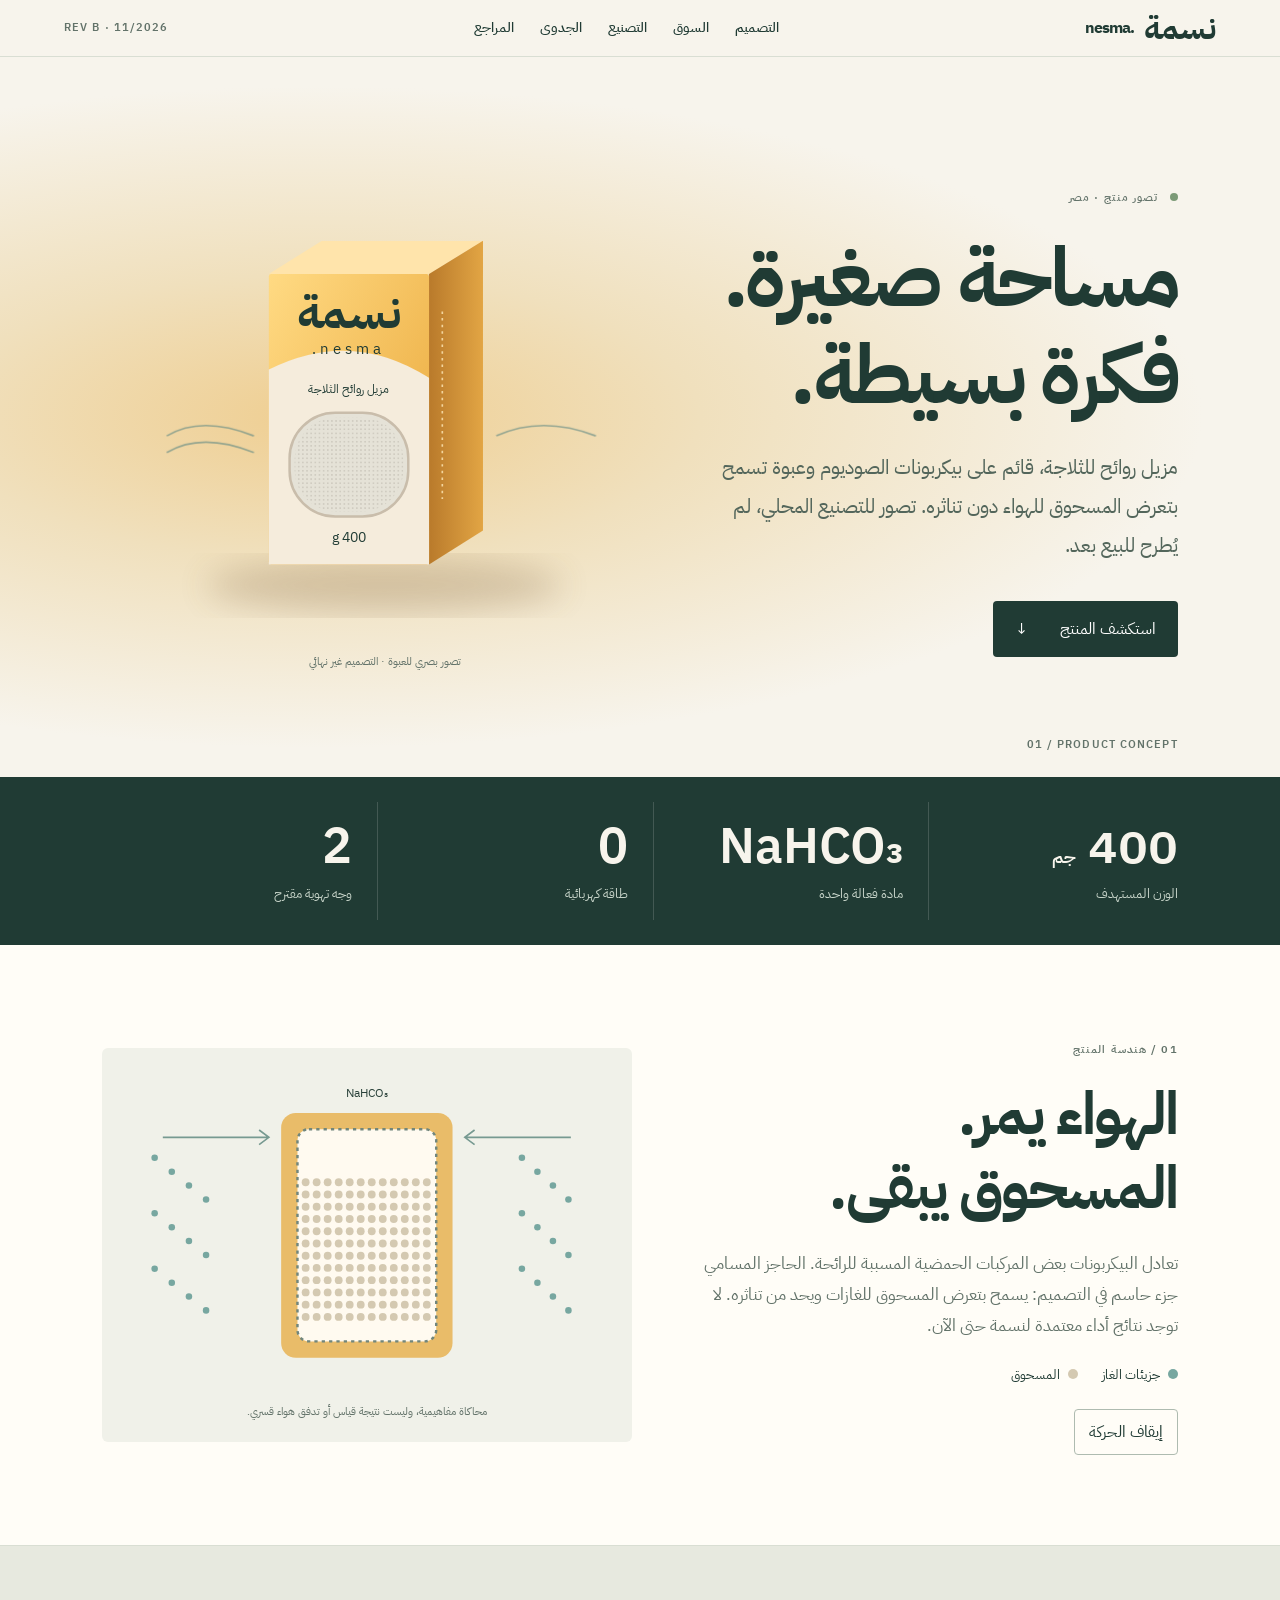
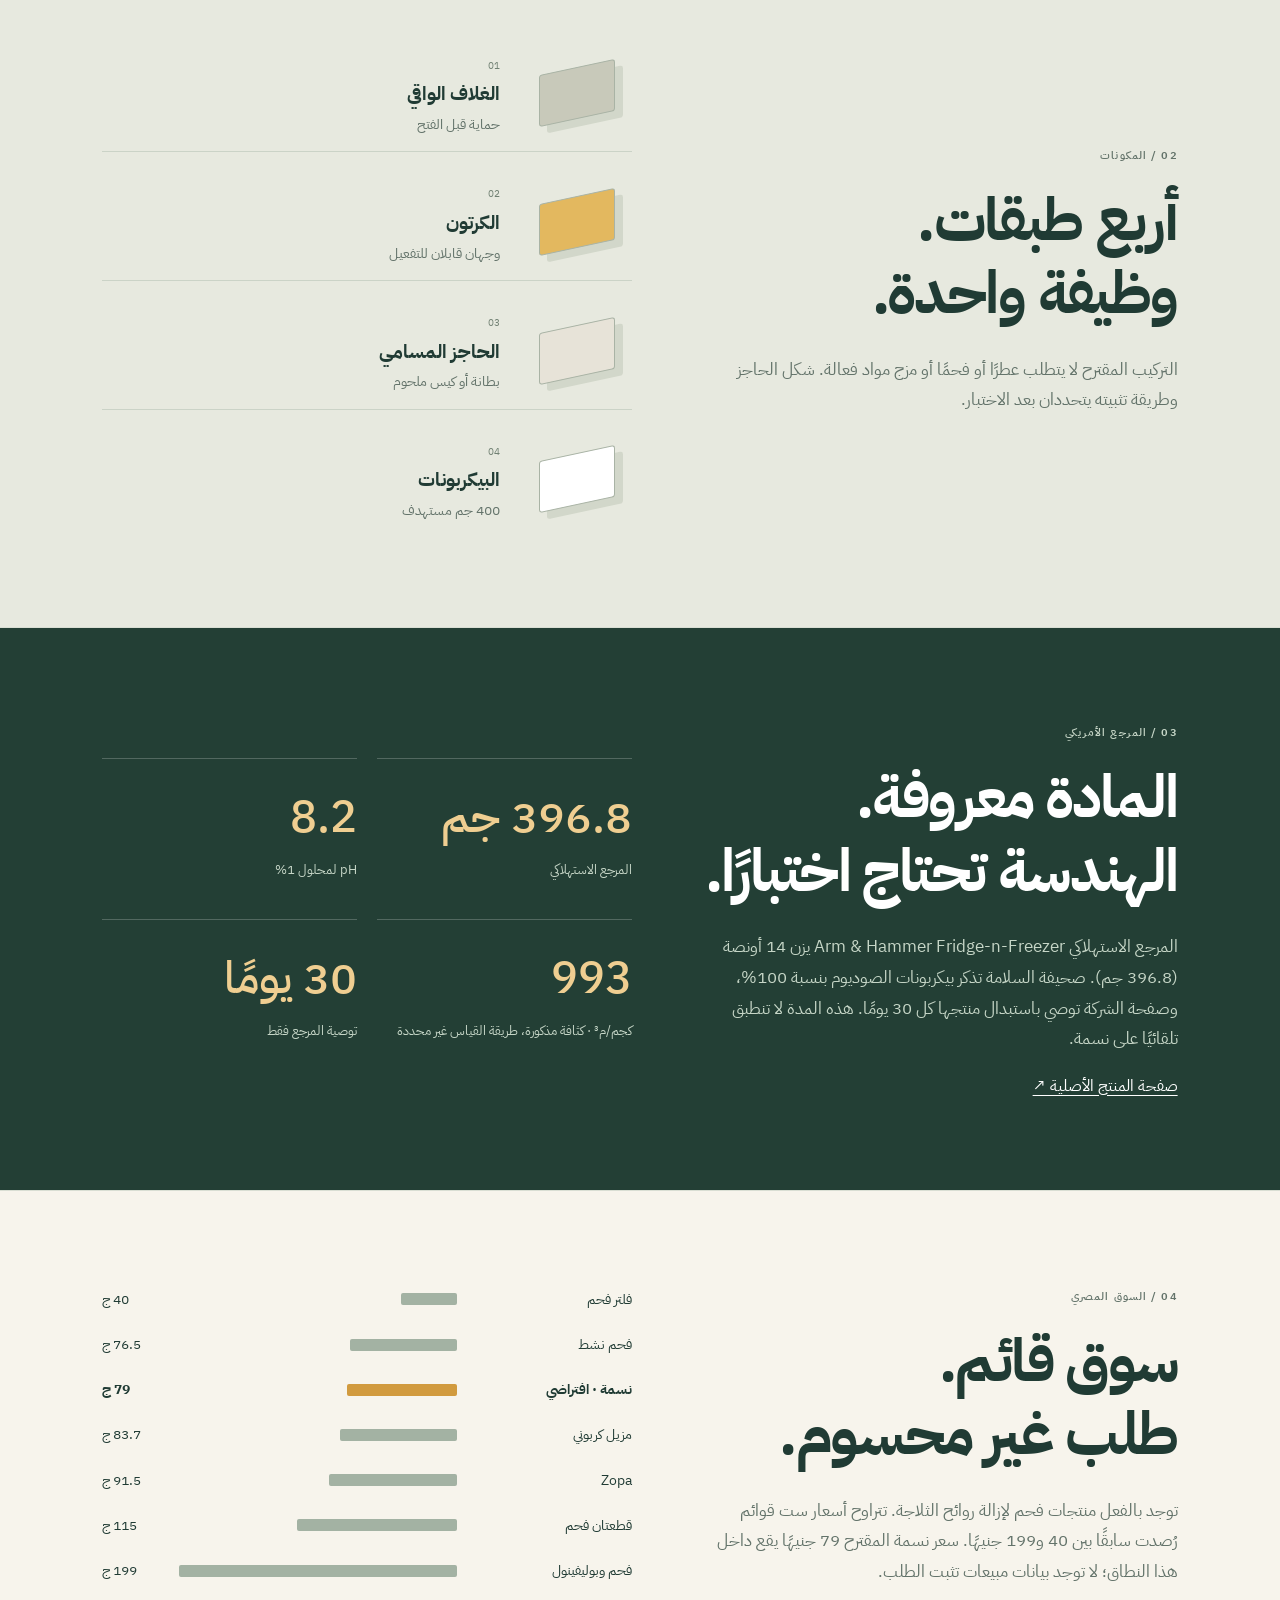
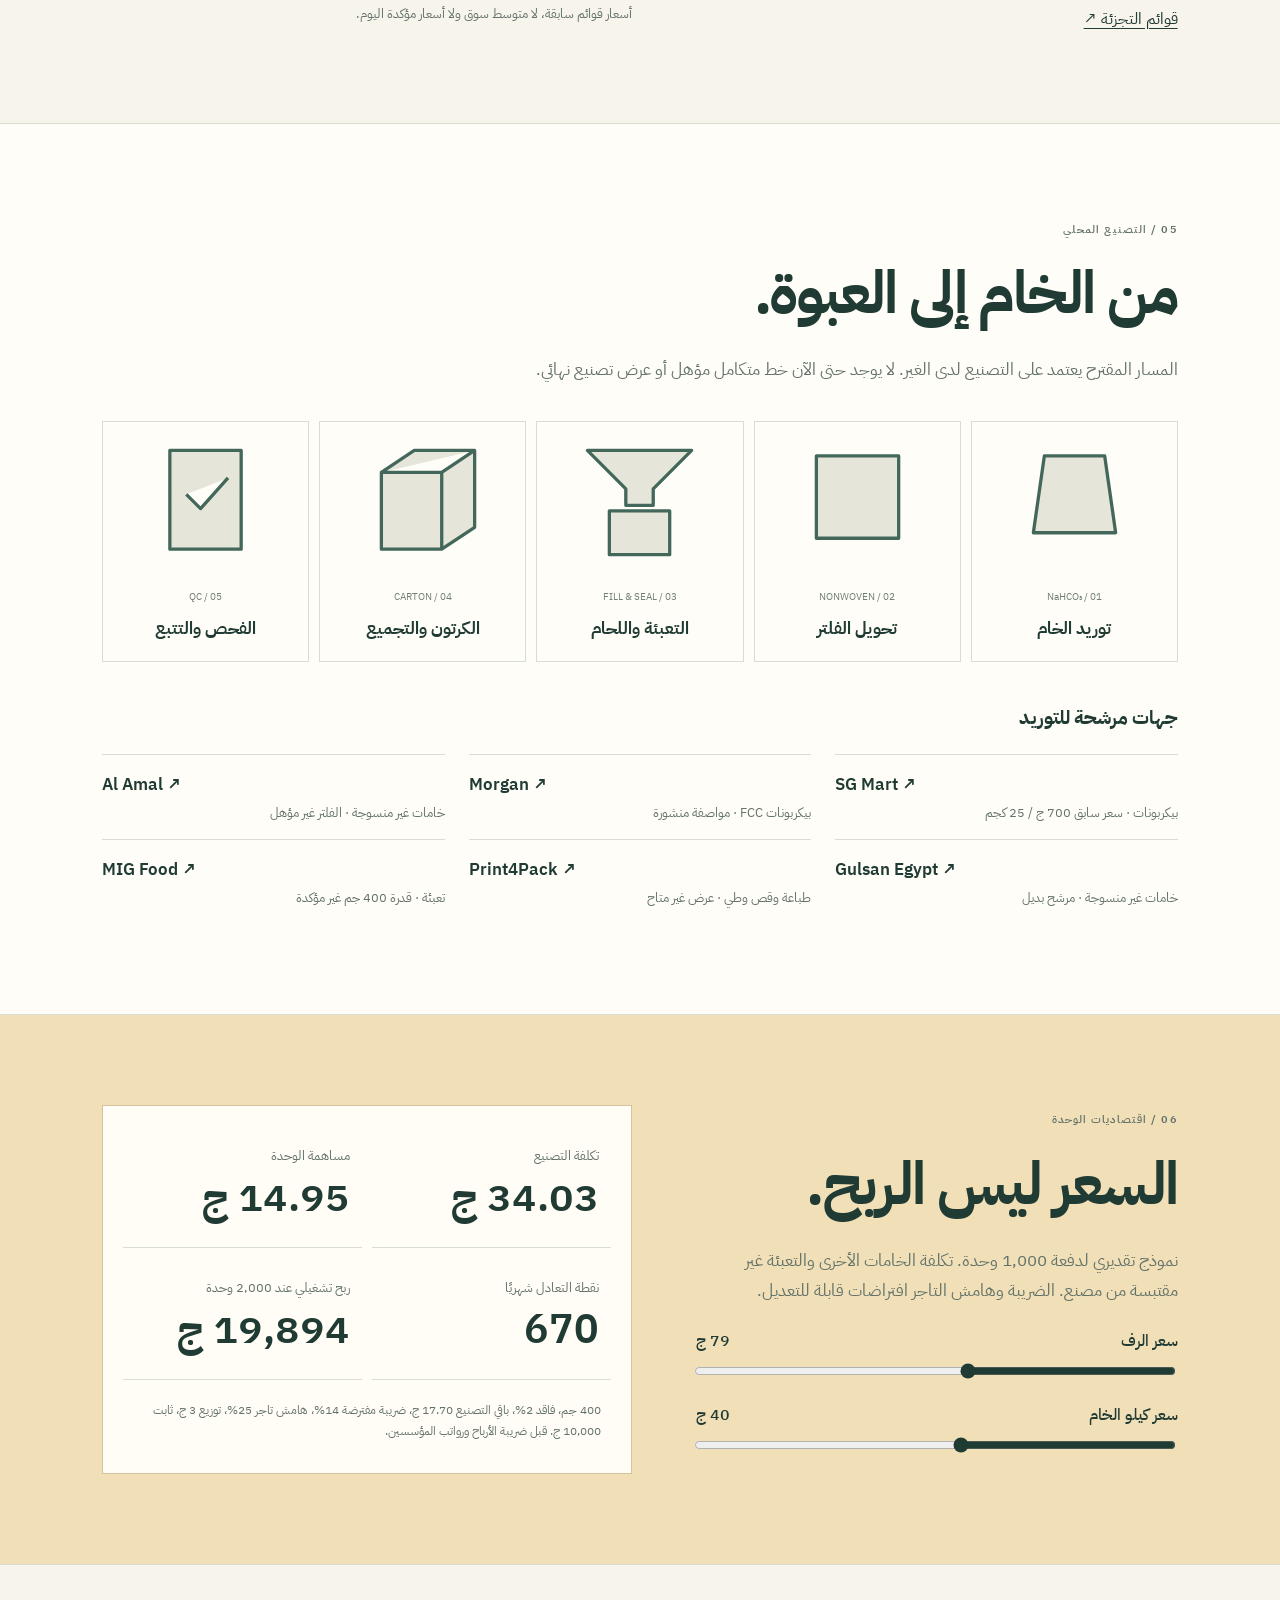
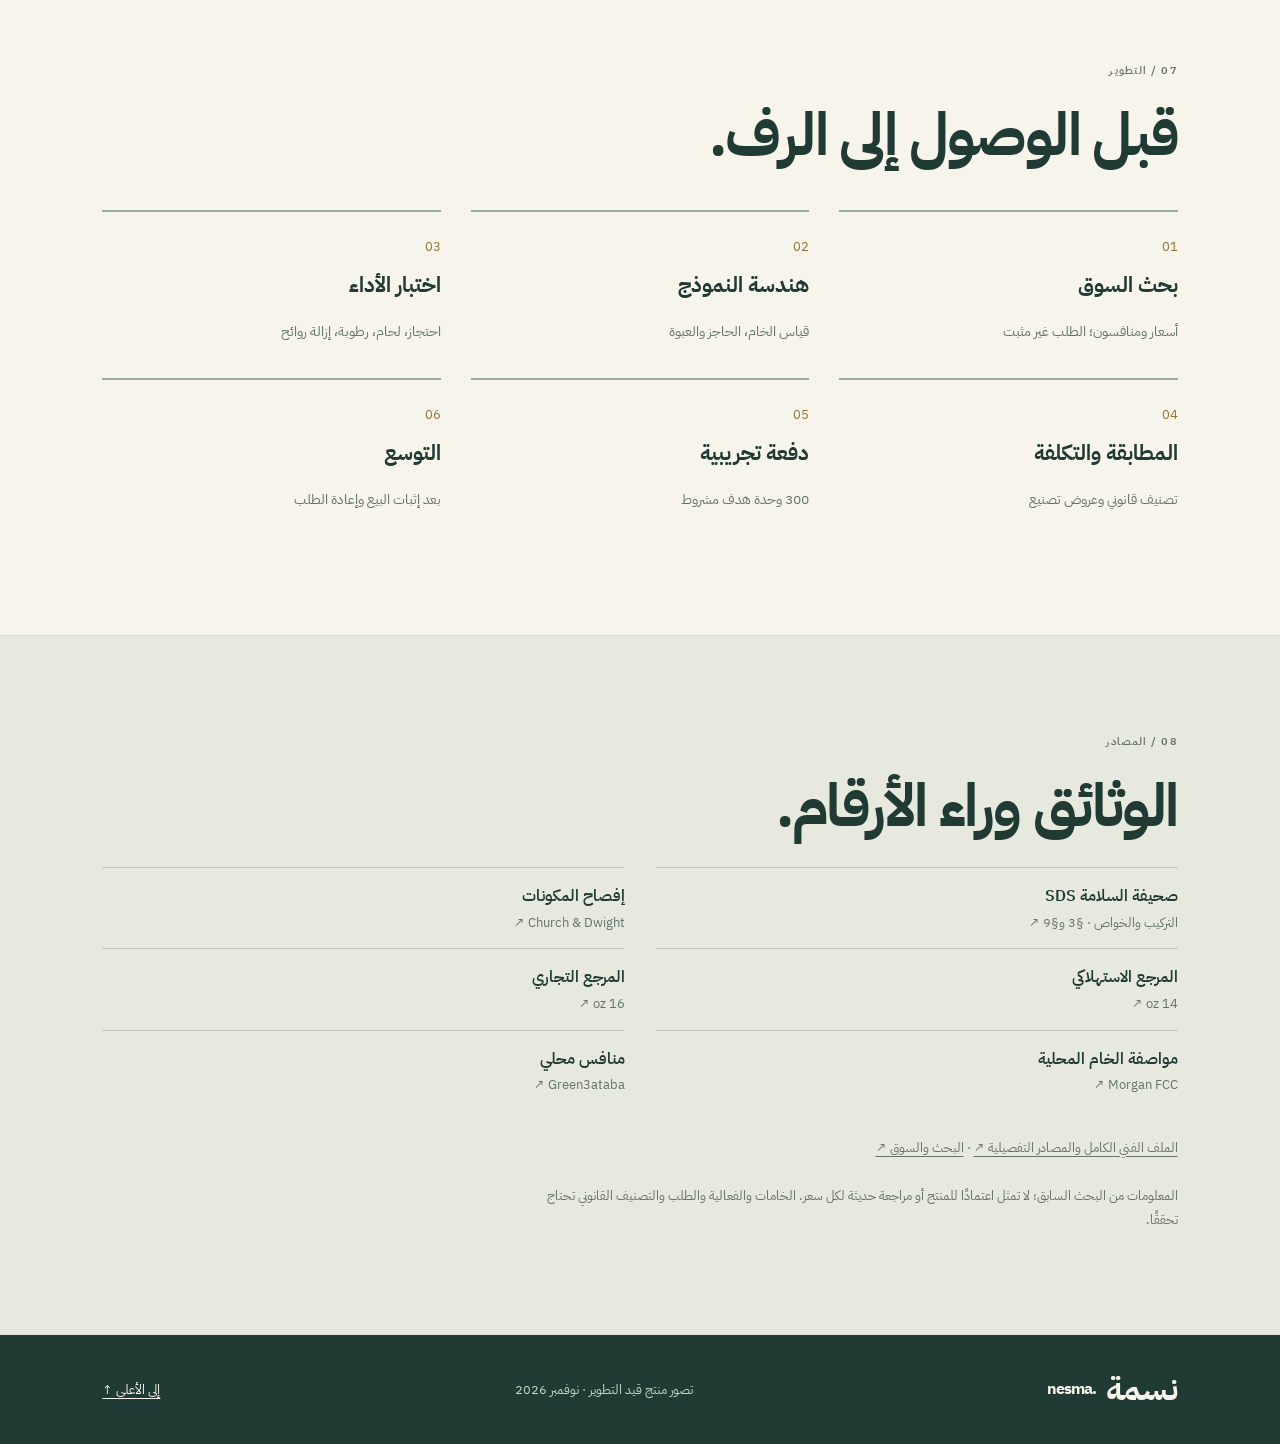
<file: index.html>
<!doctype html><html lang="ar" dir="rtl"><head><meta charset="utf-8"><meta name="viewport" content="width=device-width,initial-scale=1"><meta name="theme-color" content="#eee9df"><title>نسمة — مزيل روائح الثلاجة</title><link rel="preconnect" href="https://fonts.googleapis.com"><link rel="stylesheet" href="https://fonts.googleapis.com/css2?family=IBM+Plex+Sans+Arabic:wght@400;500;600;700&display=swap"><link rel="stylesheet" href="./product-page.css?v=7"></head><body><header class="top"><a class="wordmark" href="#top">نسمة<span>nesma.</span></a><nav><a href="#design">التصميم</a><a href="#market">السوق</a><a href="#production">التصنيع</a><a href="#economics">الجدوى</a><a href="#sources">المراجع</a></nav><span class="edition">REV B · 11/2026</span></header><main id="top">
<section class="hero"><div class="hero-copy"><p class="kicker"><i></i> تصور منتج · مصر</p><h1>مساحة صغيرة.<br>فكرة بسيطة.</h1><p>مزيل روائح للثلاجة، قائم على بيكربونات الصوديوم وعبوة تسمح بتعرض المسحوق للهواء دون تناثره. تصور للتصنيع المحلي، لم يُطرح للبيع بعد.</p><a class="cta" href="#design">استكشف المنتج <span>↓</span></a></div><figure class="hero-figure"><svg viewBox="0 0 680 590" role="img" aria-label="تصور ثلاثي الأبعاد لعبوة نسمة"><defs><linearGradient id="front" x2="1" y2="1"><stop stop-color="#ffda83"/><stop offset="1" stop-color="#e9a638"/></linearGradient><linearGradient id="side"><stop stop-color="#b97a2b"/><stop offset="1" stop-color="#e2a544"/></linearGradient><pattern id="mesh" width="5" height="5" patternUnits="userSpaceOnUse"><circle cx="2" cy="2" r=".7" fill="#aaa59b"/></pattern><filter id="shadow"><feGaussianBlur stdDeviation="20"/></filter></defs><ellipse cx="340" cy="510" rx="215" ry="32" fill="#6f502c" opacity=".23" filter="url(#shadow)"/><g class="pack"><path d="M201 135L265 95H459L394 135Z" fill="#ffe4ab"/><path d="M394 135L459 95V444L394 485Z" fill="url(#side)"/><rect x="201" y="135" width="193" height="350" rx="3" fill="url(#front)"/><path d="M201 250Q300 200 394 260V485H201Z" fill="#f5ecdc"/><text x="297" y="200" font-size="55" font-weight="700" text-anchor="middle" fill="#203b34">نسمة</text><text x="297" y="231" font-size="18" letter-spacing="5" text-anchor="middle" fill="#203b34">nesma.</text><text x="297" y="278" font-size="14" text-anchor="middle" fill="#203b34">مزيل روائح الثلاجة</text><rect x="226" y="302" width="143" height="125" rx="55" fill="#e5e2d7" stroke="#c9bdab" stroke-width="3"/><rect x="232" y="308" width="131" height="113" rx="50" fill="url(#mesh)"/><text x="297" y="458" font-size="17" text-anchor="middle" fill="#203b34">400 g</text><path d="M410 180V406" stroke="#f3d59d" stroke-width="2" stroke-dasharray="3 5"/></g><g opacity=".65" fill="none" stroke="#668d86" stroke-width="2"><path d="M78 330Q120 305 183 330"/><path d="M78 350Q120 325 183 350"/><path d="M475 330Q530 305 595 330"/></g></svg><figcaption>تصور بصري للعبوة · التصميم غير نهائي</figcaption></figure><div class="hero-index">01 / PRODUCT CONCEPT</div></section>
<div class="spec-strip"><div><strong>400 <small>جم</small></strong><span>الوزن المستهدف</span></div><div><strong>NaHCO₃</strong><span>مادة فعالة واحدة</span></div><div><strong>0</strong><span>طاقة كهربائية</span></div><div><strong>2</strong><span>وجه تهوية مقترح</span></div></div>
<section class="section design" id="design"><div class="section-copy"><span class="kicker">01 / هندسة المنتج</span><h2>الهواء يمر.<br>المسحوق يبقى.</h2><p>تعادل البيكربونات بعض المركبات الحمضية المسببة للرائحة. الحاجز المسامي جزء حاسم في التصميم: يسمح بتعرض المسحوق للغازات ويحد من تناثره. لا توجد نتائج أداء معتمدة لنسمة حتى الآن.</p><div class="legend"><span><i></i> جزيئات الغاز</span><span><i></i> المسحوق</span></div><button id="motion" type="button">إيقاف الحركة</button></div><figure class="diagram"><svg viewBox="0 0 600 410" role="img" aria-label="رسم مقطعي متحرك لمبدأ التعرض للغازات"><rect x="195" y="55" width="210" height="300" rx="18" fill="#e9bc69"/><rect x="215" y="75" width="170" height="260" rx="14" fill="#fffaf0" stroke="#71867c" stroke-width="3" stroke-dasharray="4 5"/><g fill="#d4c9b1"><circle cx="225" cy="140" r="4.8"/><circle cx="238.5" cy="140" r="4.8"/><circle cx="252" cy="140" r="4.8"/><circle cx="265.5" cy="140" r="4.8"/><circle cx="279" cy="140" r="4.8"/><circle cx="292.5" cy="140" r="4.8"/><circle cx="306" cy="140" r="4.8"/><circle cx="319.5" cy="140" r="4.8"/><circle cx="333" cy="140" r="4.8"/><circle cx="346.5" cy="140" r="4.8"/><circle cx="360" cy="140" r="4.8"/><circle cx="373.5" cy="140" r="4.8"/><circle cx="225" cy="155" r="4.8"/><circle cx="238.5" cy="155" r="4.8"/><circle cx="252" cy="155" r="4.8"/><circle cx="265.5" cy="155" r="4.8"/><circle cx="279" cy="155" r="4.8"/><circle cx="292.5" cy="155" r="4.8"/><circle cx="306" cy="155" r="4.8"/><circle cx="319.5" cy="155" r="4.8"/><circle cx="333" cy="155" r="4.8"/><circle cx="346.5" cy="155" r="4.8"/><circle cx="360" cy="155" r="4.8"/><circle cx="373.5" cy="155" r="4.8"/><circle cx="225" cy="170" r="4.8"/><circle cx="238.5" cy="170" r="4.8"/><circle cx="252" cy="170" r="4.8"/><circle cx="265.5" cy="170" r="4.8"/><circle cx="279" cy="170" r="4.8"/><circle cx="292.5" cy="170" r="4.8"/><circle cx="306" cy="170" r="4.8"/><circle cx="319.5" cy="170" r="4.8"/><circle cx="333" cy="170" r="4.8"/><circle cx="346.5" cy="170" r="4.8"/><circle cx="360" cy="170" r="4.8"/><circle cx="373.5" cy="170" r="4.8"/><circle cx="225" cy="185" r="4.8"/><circle cx="238.5" cy="185" r="4.8"/><circle cx="252" cy="185" r="4.8"/><circle cx="265.5" cy="185" r="4.8"/><circle cx="279" cy="185" r="4.8"/><circle cx="292.5" cy="185" r="4.8"/><circle cx="306" cy="185" r="4.8"/><circle cx="319.5" cy="185" r="4.8"/><circle cx="333" cy="185" r="4.8"/><circle cx="346.5" cy="185" r="4.8"/><circle cx="360" cy="185" r="4.8"/><circle cx="373.5" cy="185" r="4.8"/><circle cx="225" cy="200" r="4.8"/><circle cx="238.5" cy="200" r="4.8"/><circle cx="252" cy="200" r="4.8"/><circle cx="265.5" cy="200" r="4.8"/><circle cx="279" cy="200" r="4.8"/><circle cx="292.5" cy="200" r="4.8"/><circle cx="306" cy="200" r="4.8"/><circle cx="319.5" cy="200" r="4.8"/><circle cx="333" cy="200" r="4.8"/><circle cx="346.5" cy="200" r="4.8"/><circle cx="360" cy="200" r="4.8"/><circle cx="373.5" cy="200" r="4.8"/><circle cx="225" cy="215" r="4.8"/><circle cx="238.5" cy="215" r="4.8"/><circle cx="252" cy="215" r="4.8"/><circle cx="265.5" cy="215" r="4.8"/><circle cx="279" cy="215" r="4.8"/><circle cx="292.5" cy="215" r="4.8"/><circle cx="306" cy="215" r="4.8"/><circle cx="319.5" cy="215" r="4.8"/><circle cx="333" cy="215" r="4.8"/><circle cx="346.5" cy="215" r="4.8"/><circle cx="360" cy="215" r="4.8"/><circle cx="373.5" cy="215" r="4.8"/><circle cx="225" cy="230" r="4.8"/><circle cx="238.5" cy="230" r="4.8"/><circle cx="252" cy="230" r="4.8"/><circle cx="265.5" cy="230" r="4.8"/><circle cx="279" cy="230" r="4.8"/><circle cx="292.5" cy="230" r="4.8"/><circle cx="306" cy="230" r="4.8"/><circle cx="319.5" cy="230" r="4.8"/><circle cx="333" cy="230" r="4.8"/><circle cx="346.5" cy="230" r="4.8"/><circle cx="360" cy="230" r="4.8"/><circle cx="373.5" cy="230" r="4.8"/><circle cx="225" cy="245" r="4.8"/><circle cx="238.5" cy="245" r="4.8"/><circle cx="252" cy="245" r="4.8"/><circle cx="265.5" cy="245" r="4.8"/><circle cx="279" cy="245" r="4.8"/><circle cx="292.5" cy="245" r="4.8"/><circle cx="306" cy="245" r="4.8"/><circle cx="319.5" cy="245" r="4.8"/><circle cx="333" cy="245" r="4.8"/><circle cx="346.5" cy="245" r="4.8"/><circle cx="360" cy="245" r="4.8"/><circle cx="373.5" cy="245" r="4.8"/><circle cx="225" cy="260" r="4.8"/><circle cx="238.5" cy="260" r="4.8"/><circle cx="252" cy="260" r="4.8"/><circle cx="265.5" cy="260" r="4.8"/><circle cx="279" cy="260" r="4.8"/><circle cx="292.5" cy="260" r="4.8"/><circle cx="306" cy="260" r="4.8"/><circle cx="319.5" cy="260" r="4.8"/><circle cx="333" cy="260" r="4.8"/><circle cx="346.5" cy="260" r="4.8"/><circle cx="360" cy="260" r="4.8"/><circle cx="373.5" cy="260" r="4.8"/><circle cx="225" cy="275" r="4.8"/><circle cx="238.5" cy="275" r="4.8"/><circle cx="252" cy="275" r="4.8"/><circle cx="265.5" cy="275" r="4.8"/><circle cx="279" cy="275" r="4.8"/><circle cx="292.5" cy="275" r="4.8"/><circle cx="306" cy="275" r="4.8"/><circle cx="319.5" cy="275" r="4.8"/><circle cx="333" cy="275" r="4.8"/><circle cx="346.5" cy="275" r="4.8"/><circle cx="360" cy="275" r="4.8"/><circle cx="373.5" cy="275" r="4.8"/><circle cx="225" cy="290" r="4.8"/><circle cx="238.5" cy="290" r="4.8"/><circle cx="252" cy="290" r="4.8"/><circle cx="265.5" cy="290" r="4.8"/><circle cx="279" cy="290" r="4.8"/><circle cx="292.5" cy="290" r="4.8"/><circle cx="306" cy="290" r="4.8"/><circle cx="319.5" cy="290" r="4.8"/><circle cx="333" cy="290" r="4.8"/><circle cx="346.5" cy="290" r="4.8"/><circle cx="360" cy="290" r="4.8"/><circle cx="373.5" cy="290" r="4.8"/><circle cx="225" cy="305" r="4.8"/><circle cx="238.5" cy="305" r="4.8"/><circle cx="252" cy="305" r="4.8"/><circle cx="265.5" cy="305" r="4.8"/><circle cx="279" cy="305" r="4.8"/><circle cx="292.5" cy="305" r="4.8"/><circle cx="306" cy="305" r="4.8"/><circle cx="319.5" cy="305" r="4.8"/><circle cx="333" cy="305" r="4.8"/><circle cx="346.5" cy="305" r="4.8"/><circle cx="360" cy="305" r="4.8"/><circle cx="373.5" cy="305" r="4.8"/></g><g fill="#77a7a0"><circle class="gas a" style="animation-delay:0s" cx="40" cy="110" r="4"/><circle class="gas b" style="animation-delay:0s" cx="490" cy="110" r="4"/><circle class="gas a" style="animation-delay:0.21s" cx="61" cy="127" r="4"/><circle class="gas b" style="animation-delay:0.27s" cx="509" cy="127" r="4"/><circle class="gas a" style="animation-delay:0.42s" cx="82" cy="144" r="4"/><circle class="gas b" style="animation-delay:0.54s" cx="528" cy="144" r="4"/><circle class="gas a" style="animation-delay:0.63s" cx="103" cy="161" r="4"/><circle class="gas b" style="animation-delay:0.81s" cx="547" cy="161" r="4"/><circle class="gas a" style="animation-delay:0.84s" cx="40" cy="178" r="4"/><circle class="gas b" style="animation-delay:1.08s" cx="490" cy="178" r="4"/><circle class="gas a" style="animation-delay:1.05s" cx="61" cy="195" r="4"/><circle class="gas b" style="animation-delay:1.35s" cx="509" cy="195" r="4"/><circle class="gas a" style="animation-delay:1.26s" cx="82" cy="212" r="4"/><circle class="gas b" style="animation-delay:1.62s" cx="528" cy="212" r="4"/><circle class="gas a" style="animation-delay:1.47s" cx="103" cy="229" r="4"/><circle class="gas b" style="animation-delay:1.8900000000000001s" cx="547" cy="229" r="4"/><circle class="gas a" style="animation-delay:1.68s" cx="40" cy="246" r="4"/><circle class="gas b" style="animation-delay:2.16s" cx="490" cy="246" r="4"/><circle class="gas a" style="animation-delay:1.89s" cx="61" cy="263" r="4"/><circle class="gas b" style="animation-delay:2.43s" cx="509" cy="263" r="4"/><circle class="gas a" style="animation-delay:2.1s" cx="82" cy="280" r="4"/><circle class="gas b" style="animation-delay:2.7s" cx="528" cy="280" r="4"/><circle class="gas a" style="animation-delay:2.31s" cx="103" cy="297" r="4"/><circle class="gas b" style="animation-delay:2.97s" cx="547" cy="297" r="4"/></g><path d="M50 85H180m-12 -9 12 9 -12 9M550 85H420m12 -9 -12 9 12 9" fill="none" stroke="#779a91" stroke-width="2"/><text x="300" y="36" text-anchor="middle" fill="#284039" font-size="15">NaHCO₃</text></svg><figcaption>محاكاة مفاهيمية، وليست نتيجة قياس أو تدفق هواء قسري.</figcaption></figure></section>
<section class="section anatomy"><div class="section-copy"><span class="kicker">02 / المكونات</span><h2>أربع طبقات.<br>وظيفة واحدة.</h2><p>التركيب المقترح لا يتطلب عطرًا أو فحمًا أو مزج مواد فعالة. شكل الحاجز وطريقة تثبيته يتحددان بعد الاختبار.</p></div><div class="layers"><article><div class="layer-art" style="--material:#c8c9ba"><i></i></div><div><small>01</small><h3>الغلاف الواقي</h3><p>حماية قبل الفتح</p></div></article><article><div class="layer-art" style="--material:#e3b85f"><i></i></div><div><small>02</small><h3>الكرتون</h3><p>وجهان قابلان للتفعيل</p></div></article><article><div class="layer-art" style="--material:#e7e3d8"><i></i></div><div><small>03</small><h3>الحاجز المسامي</h3><p>بطانة أو كيس ملحوم</p></div></article><article><div class="layer-art" style="--material:#fff"><i></i></div><div><small>04</small><h3>البيكربونات</h3><p>400 جم مستهدف</p></div></article></div></section>
<section class="section reference"><div><span class="kicker">03 / المرجع الأمريكي</span><h2>المادة معروفة.<br>الهندسة تحتاج اختبارًا.</h2><p>المرجع الاستهلاكي Arm & Hammer Fridge-n-Freezer يزن 14 أونصة (396.8 جم). صحيفة السلامة تذكر بيكربونات الصوديوم بنسبة 100%، وصفحة الشركة توصي باستبدال منتجها كل 30 يومًا. هذه المدة لا تنطبق تلقائيًا على نسمة.</p><a href="https://www.armandhammer.com/baking-soda/baking-soda-products/house-deodorizers/fridge-n-freezer-odor-absorber-14-oz">صفحة المنتج الأصلية ↗</a></div><div class="reference-numbers"><div><strong>396.8 جم</strong><span>المرجع الاستهلاكي</span></div><div><strong>8.2</strong><span>pH لمحلول 1%</span></div><div><strong>993</strong><span>كجم/م³ · كثافة مذكورة، طريقة القياس غير محددة</span></div><div><strong>30 يومًا</strong><span>توصية المرجع فقط</span></div></div></section>
<section class="section market" id="market"><div class="section-copy"><span class="kicker">04 / السوق المصري</span><h2>سوق قائم.<br>طلب غير محسوم.</h2><p>توجد بالفعل منتجات فحم لإزالة روائح الثلاجة. تتراوح أسعار ست قوائم رُصدت سابقًا بين 40 و199 جنيهًا. سعر نسمة المقترح 79 جنيهًا يقع داخل هذا النطاق؛ لا توجد بيانات مبيعات تثبت الطلب.</p><a href="https://www.noon.com/egypt-ar/refrigerator-parts-and-accessories/">قوائم التجزئة ↗</a></div><div class="bars"><div class=""><span>فلتر فحم</span><i style="--w:20.100502512562816%"></i><bdi>40 ج</bdi></div><div class=""><span>فحم نشط</span><i style="--w:38.44221105527638%"></i><bdi>76.5 ج</bdi></div><div class="highlight"><span>نسمة · افتراضي</span><i style="--w:39.698492462311556%"></i><bdi>79 ج</bdi></div><div class=""><span>مزيل كربوني</span><i style="--w:42.06030150753769%"></i><bdi>83.7 ج</bdi></div><div class=""><span>Zopa</span><i style="--w:45.97989949748744%"></i><bdi>91.5 ج</bdi></div><div class=""><span>قطعتان فحم</span><i style="--w:57.78894472361809%"></i><bdi>115 ج</bdi></div><div class=""><span>فحم وبوليفينول</span><i style="--w:100%"></i><bdi>199 ج</bdi></div><small>أسعار قوائم سابقة، لا متوسط سوق ولا أسعار مؤكدة اليوم.</small></div></section>
<section class="section manufacturing" id="production"><span class="kicker">05 / التصنيع المحلي</span><h2>من الخام إلى العبوة.</h2><p>المسار المقترح يعتمد على التصنيع لدى الغير. لا يوجد حتى الآن خط متكامل مؤهل أو عرض تصنيع نهائي.</p><div class="process"><article><svg viewBox="0 0 165 125" aria-hidden="true"><path d="M45 90L55 20H110L120 90Z" stroke="#43685b" stroke-width="3" stroke-linejoin="round" fill="#e5e6d9"/></svg><small>01 / NaHCO₃</small><h3>توريد الخام</h3></article><article><svg viewBox="0 0 165 125" aria-hidden="true"><path d="M45 20H120V95H45Z" stroke="#43685b" stroke-width="3" stroke-linejoin="round" fill="#e5e6d9"/></svg><small>02 / NONWOVEN</small><h3>تحويل الفلتر</h3></article><article><svg viewBox="0 0 165 125" aria-hidden="true"><path d="M35 15H130L95 50V65H70V50Z M55 70H110V110H55Z" stroke="#43685b" stroke-width="3" stroke-linejoin="round" fill="#e5e6d9"/></svg><small>03 / FILL & SEAL</small><h3>التعبئة واللحام</h3></article><article><svg viewBox="0 0 165 125" aria-hidden="true"><path d="M45 35L75 15H130V85L100 105H45Z M100 35V105 M45 35H100L130 15" stroke="#43685b" stroke-width="3" stroke-linejoin="round" fill="#e5e6d9"/></svg><small>04 / CARTON</small><h3>الكرتون والتجميع</h3></article><article><svg viewBox="0 0 165 125" aria-hidden="true"><path d="M50 15H115V105H50Z M65 55L78 68L103 40" stroke="#43685b" stroke-width="3" stroke-linejoin="round" fill="#e5e6d9"/></svg><small>05 / QC</small><h3>الفحص والتتبع</h3></article></div><div class="suppliers"><h3>جهات مرشحة للتوريد</h3><div><a href="https://sgmart-eg.com/1201213"><bdi>SG Mart ↗</bdi><span>بيكربونات · سعر سابق 700 ج / 25 كجم</span></a><a href="https://morgan.com.eg/datasheet.aspx?id=210"><bdi>Morgan ↗</bdi><span>بيكربونات FCC · مواصفة منشورة</span></a><a href="https://www.alamalnonwoven.com/"><bdi>Al Amal ↗</bdi><span>خامات غير منسوجة · الفلتر غير مؤهل</span></a><a href="https://gulsanegypt.com/"><bdi>Gulsan Egypt ↗</bdi><span>خامات غير منسوجة · مرشح بديل</span></a><a href="https://print4pack.co/our-services/"><bdi>Print4Pack ↗</bdi><span>طباعة وقص وطي · عرض غير متاح</span></a><a href="https://migfood.com/services.html"><bdi>MIG Food ↗</bdi><span>تعبئة · قدرة 400 جم غير مؤكدة</span></a></div></div></section>
<section class="section economics" id="economics"><div class="section-copy"><span class="kicker">06 / اقتصاديات الوحدة</span><h2>السعر ليس الربح.</h2><p>نموذج تقديري لدفعة 1,000 وحدة. تكلفة الخامات الأخرى والتعبئة غير مقتبسة من مصنع. الضريبة وهامش التاجر افتراضات قابلة للتعديل.</p><label>سعر الرف <output id="price-out">79 ج</output><input id="price" type="range" min="49" max="119" value="79"></label><label>سعر كيلو الخام <output id="raw-out">40 ج</output><input id="raw" type="range" min="20" max="65" value="40"></label></div><div class="econ-board"><div><small>تكلفة التصنيع</small><strong id="cost">34.03 ج</strong></div><div><small>مساهمة الوحدة</small><strong id="margin">14.94 ج</strong></div><div><small>نقطة التعادل شهريًا</small><strong id="be">670</strong></div><div><small>ربح تشغيلي عند 2,000 وحدة</small><strong id="profit">19,880 ج</strong></div><p>400 جم، فاقد 2%، باقي التصنيع 17.70 ج، ضريبة مفترضة 14%، هامش تاجر 25%، توزيع 3 ج، ثابت 10,000 ج. قبل ضريبة الأرباح ورواتب المؤسسين.</p></div></section>
<section class="section roadmap"><span class="kicker">07 / التطوير</span><h2>قبل الوصول إلى الرف.</h2><div class="milestones"><article><span>01</span><h3>بحث السوق</h3><p>أسعار ومنافسون؛ الطلب غير مثبت</p></article><article><span>02</span><h3>هندسة النموذج</h3><p>قياس الخام، الحاجز والعبوة</p></article><article><span>03</span><h3>اختبار الأداء</h3><p>احتجاز، لحام، رطوبة، إزالة روائح</p></article><article><span>04</span><h3>المطابقة والتكلفة</h3><p>تصنيف قانوني وعروض تصنيع</p></article><article><span>05</span><h3>دفعة تجريبية</h3><p>300 وحدة هدف مشروط</p></article><article><span>06</span><h3>التوسع</h3><p>بعد إثبات البيع وإعادة الطلب</p></article></div></section>
<section class="section sources" id="sources"><span class="kicker">08 / المصادر</span><h2>الوثائق وراء الأرقام.</h2><div class="source-list"><a href="https://images.thdstatic.com/catalog/pdfImages/66/66375f24-407c-498d-8a0a-d3a4cb63661f.pdf">صحيفة السلامة SDS <span>التركيب والخواص · §3 و§9 ↗</span></a><a href="https://churchdwight.com/ingredient-disclosure/cleaning-products/42000845-ah-Baking-Soda.aspx">إفصاح المكونات <span>Church & Dwight ↗</span></a><a href="https://www.armandhammer.com/baking-soda/baking-soda-products/house-deodorizers/fridge-n-freezer-odor-absorber-14-oz">المرجع الاستهلاكي <span>14 oz ↗</span></a><a href="https://www.ahprofessional.com/products/deodorizers/arm-hammer-baking-soda-fridge-n-freezer-odor-absorber/">المرجع التجاري <span>16 oz ↗</span></a><a href="https://morgan.com.eg/datasheet.aspx?id=210">مواصفة الخام المحلية <span>Morgan FCC ↗</span></a><a href="https://www.green3ataba.com/product/مزيل-روائح-الثلاجة-الكريهه-من-الفحم/">منافس محلي <span>Green3ataba ↗</span></a></div><p><a href="./research-archive.html#benchmark">الملف الفني الكامل والمصادر التفصيلية ↗</a> · <a href="./research-archive.html#research">البحث والسوق ↗</a></p><p>المعلومات من البحث السابق؛ لا تمثل اعتمادًا للمنتج أو مراجعة حديثة لكل سعر. الخامات والفعالية والطلب والتصنيف القانوني تحتاج تحققًا.</p></section></main><footer><span class="wordmark">نسمة<span>nesma.</span></span><p>تصور منتج قيد التطوير · نوفمبر 2026</p><a href="#top">إلى الأعلى ↑</a></footer><script defer src="./product-page.js?v=7"></script></body></html>
</file>
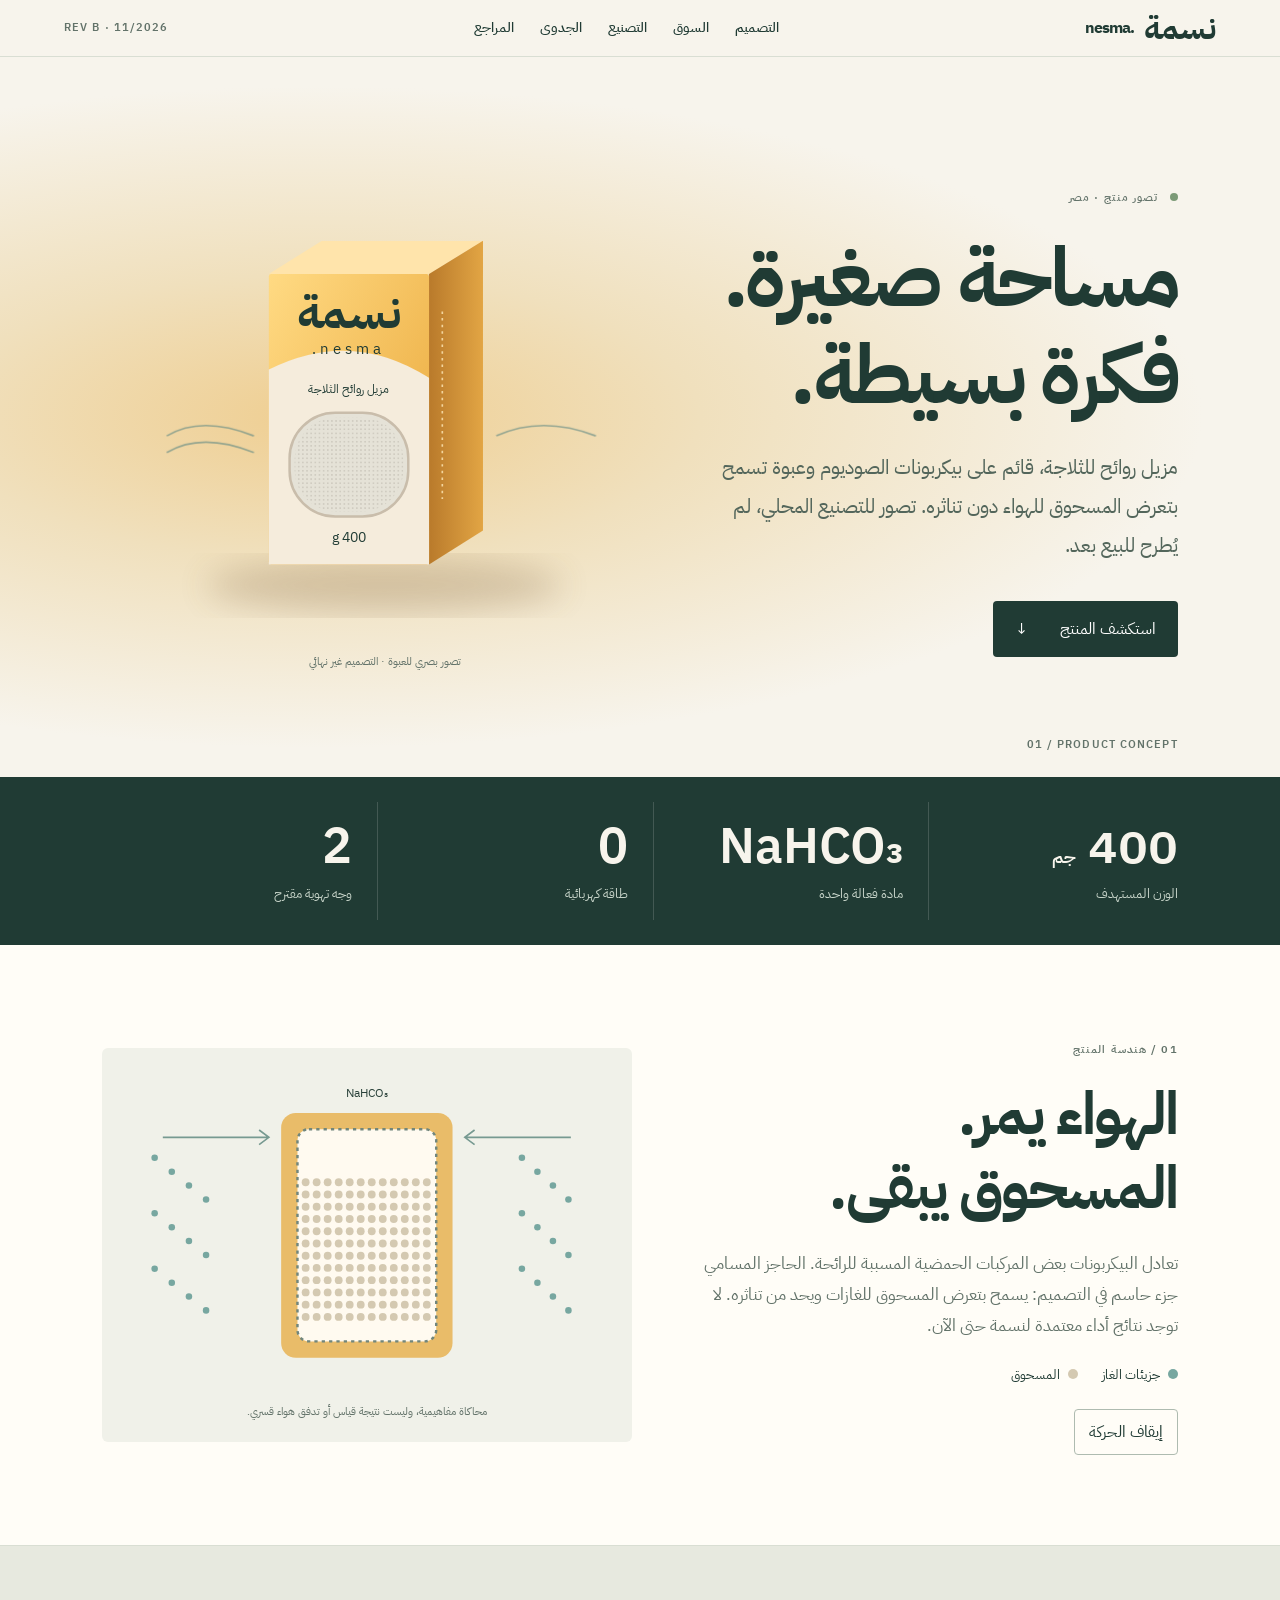
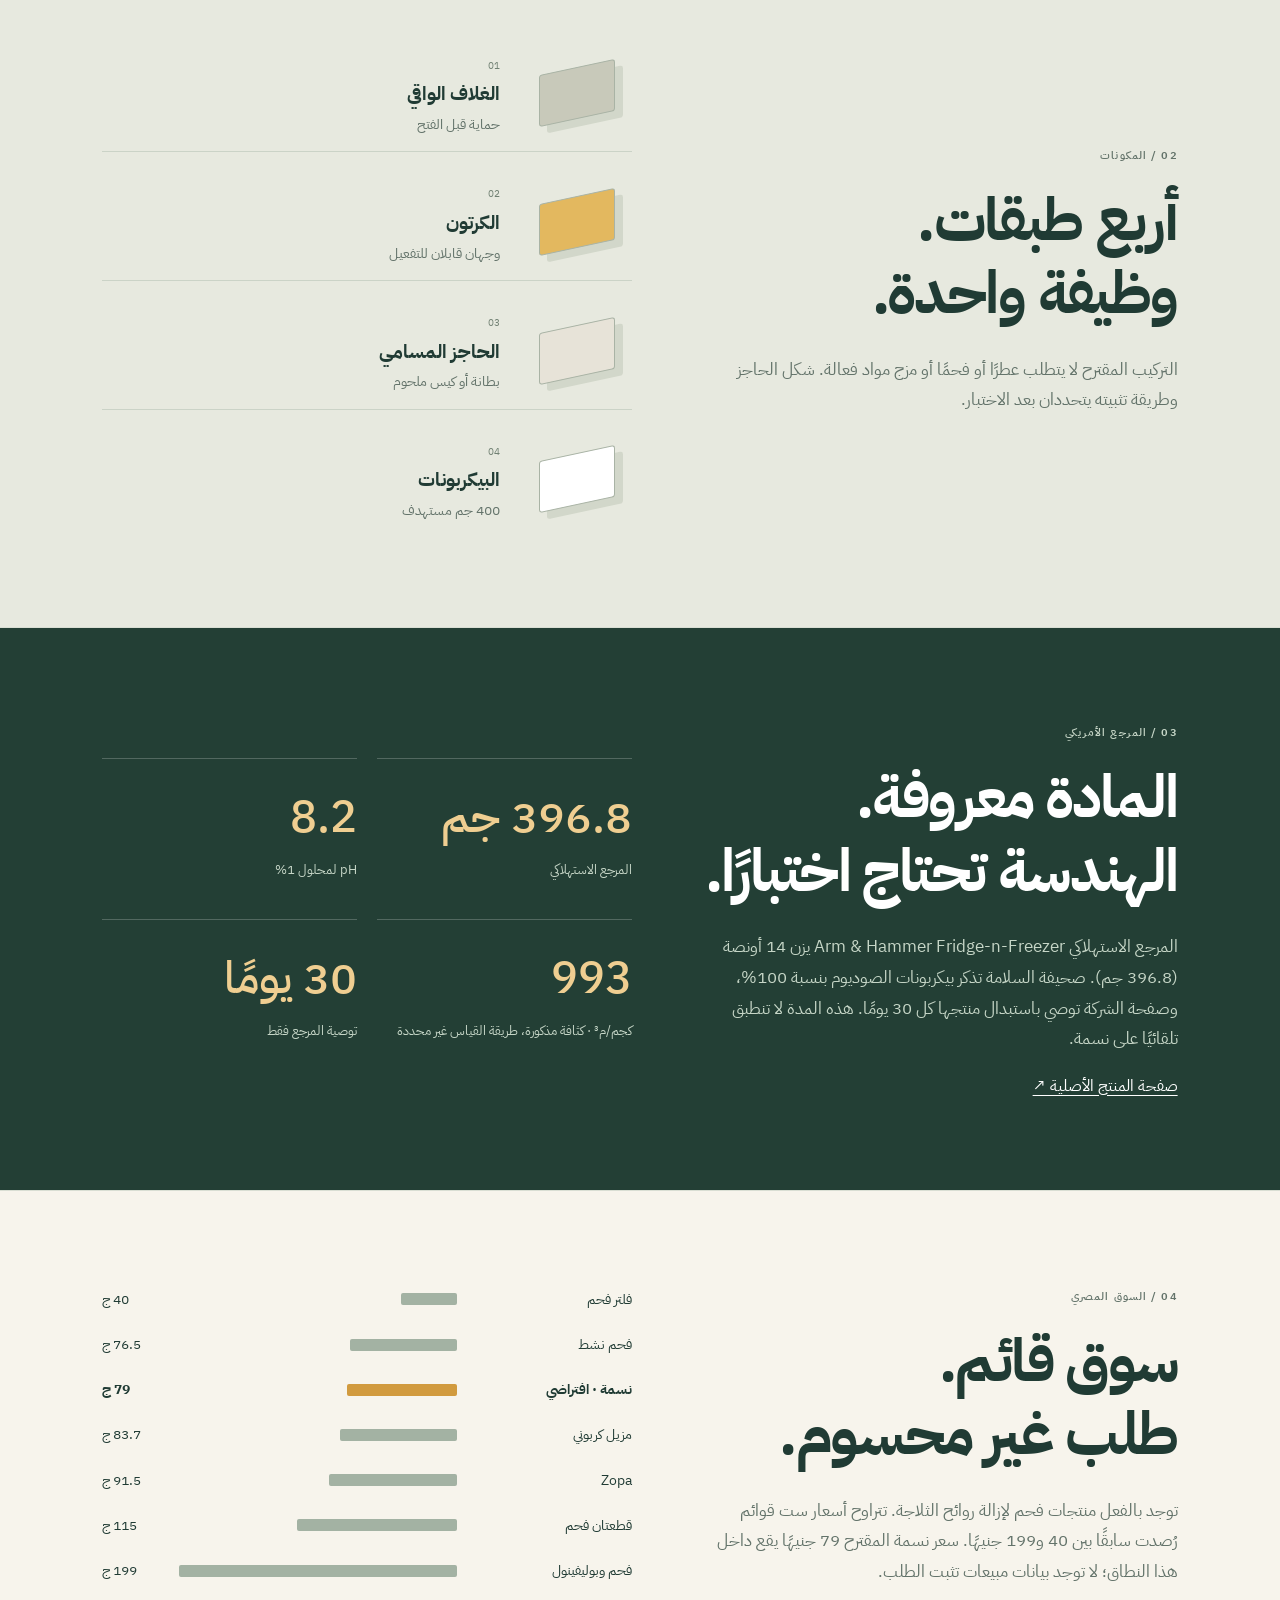
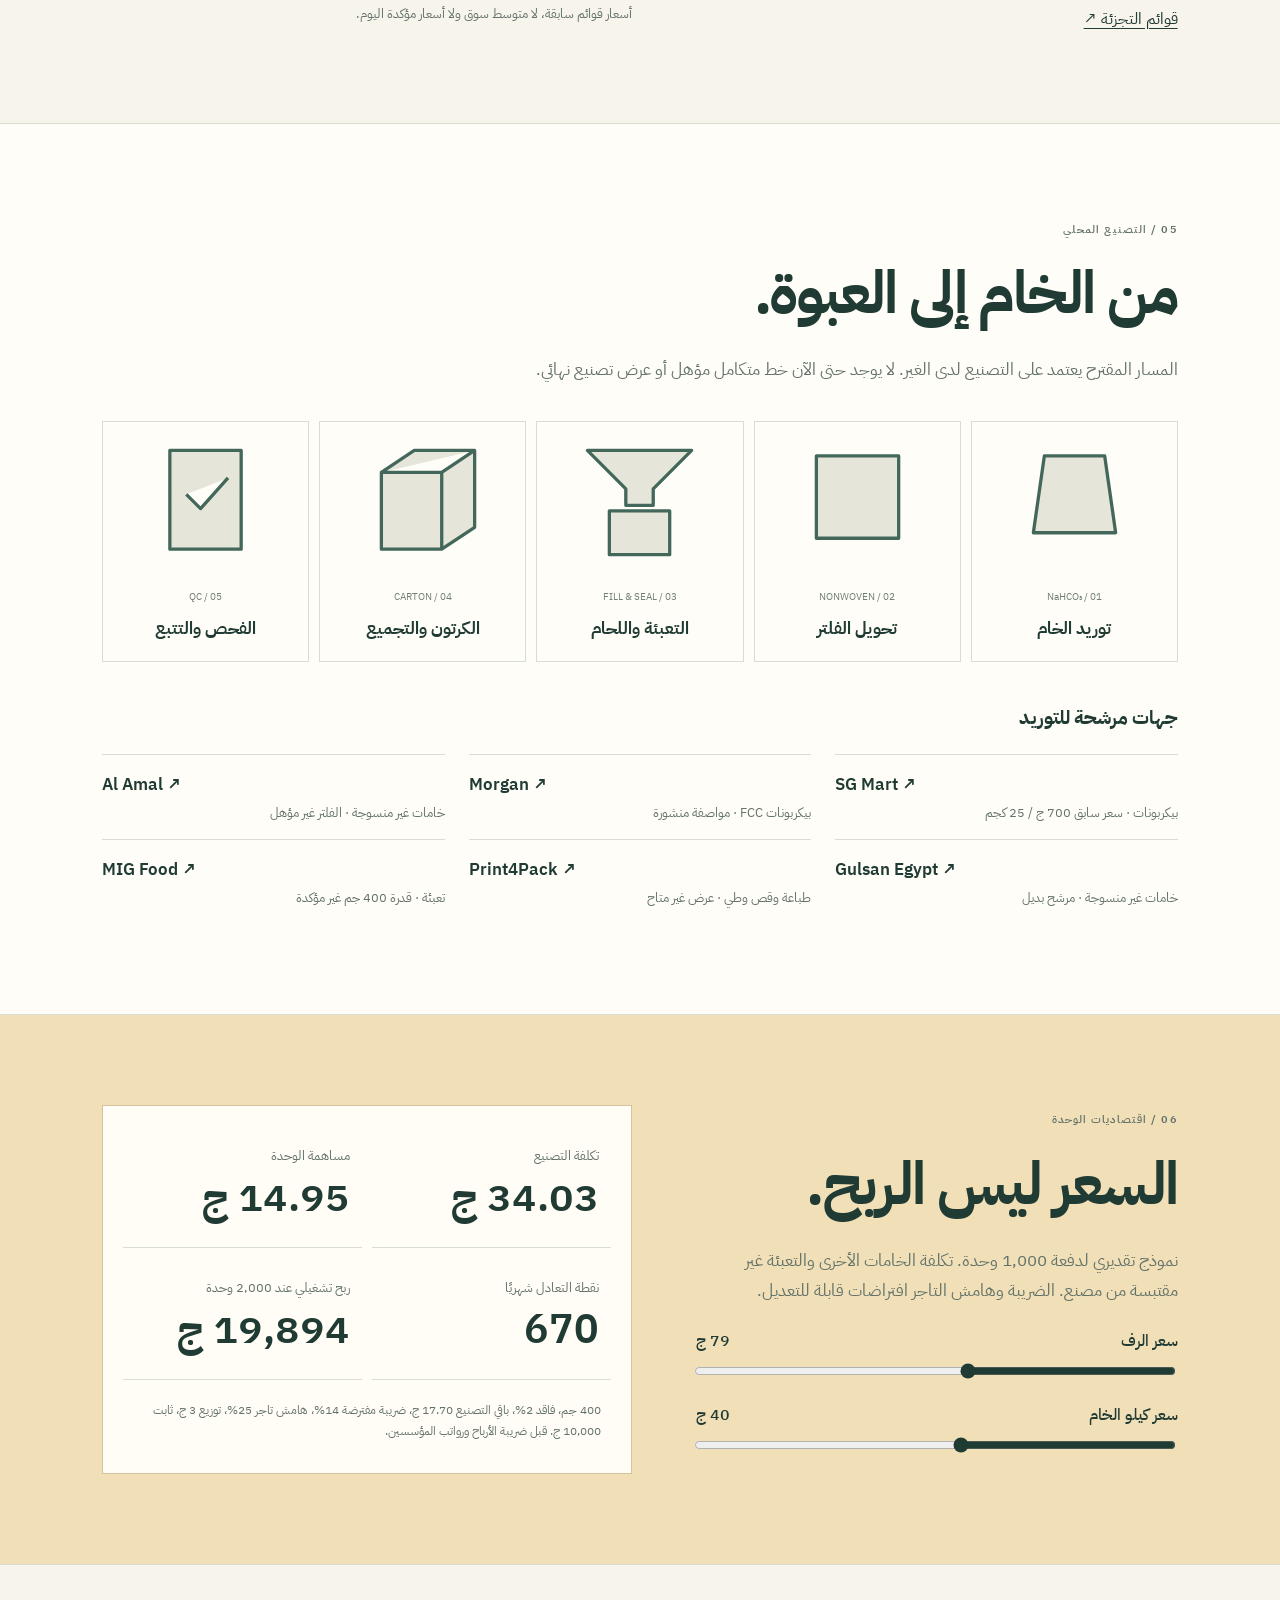
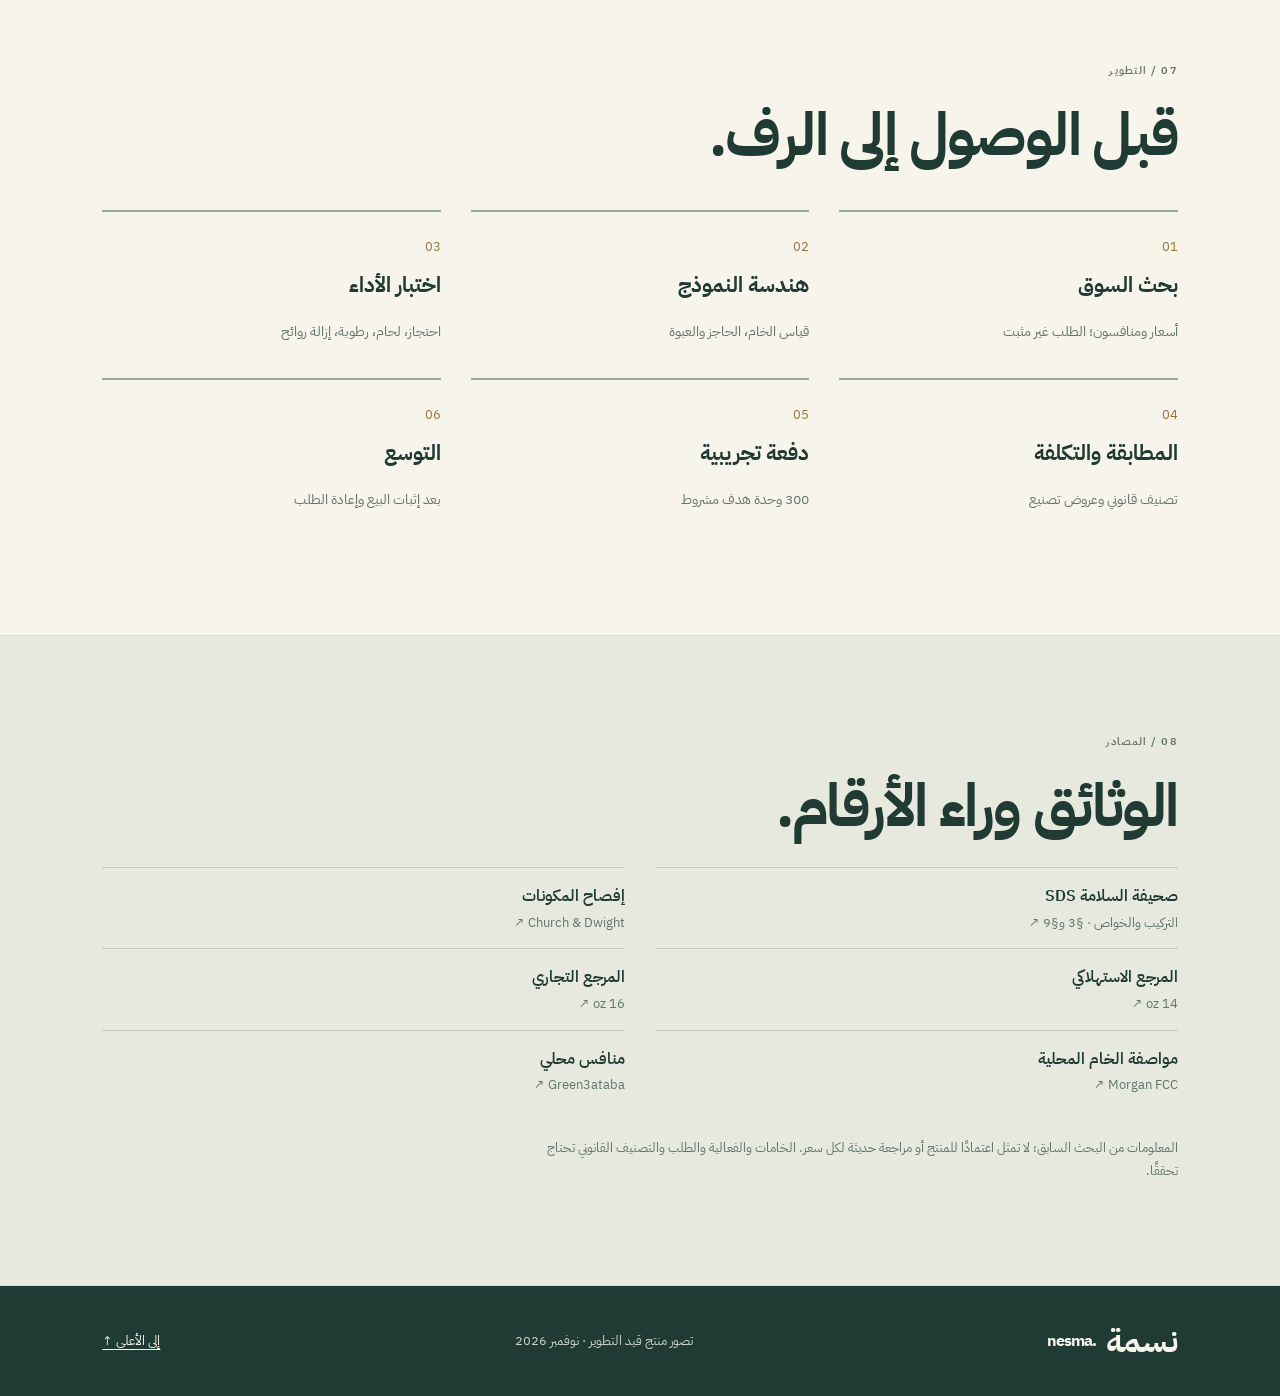
<file: product-page.html>
<!doctype html><html lang="ar" dir="rtl"><head><meta charset="utf-8"><meta name="viewport" content="width=device-width,initial-scale=1"><meta name="theme-color" content="#eee9df"><title>نسمة — مزيل روائح الثلاجة</title><link rel="preconnect" href="https://fonts.googleapis.com"><link rel="stylesheet" href="https://fonts.googleapis.com/css2?family=IBM+Plex+Sans+Arabic:wght@400;500;600;700&display=swap"><link rel="stylesheet" href="./product-page.css?v=7"></head><body><header class="top"><a class="wordmark" href="#top">نسمة<span>nesma.</span></a><nav><a href="#design">التصميم</a><a href="#market">السوق</a><a href="#production">التصنيع</a><a href="#economics">الجدوى</a><a href="#sources">المراجع</a></nav><span class="edition">REV B · 11/2026</span></header><main id="top">
<section class="hero"><div class="hero-copy"><p class="kicker"><i></i> تصور منتج · مصر</p><h1>مساحة صغيرة.<br>فكرة بسيطة.</h1><p>مزيل روائح للثلاجة، قائم على بيكربونات الصوديوم وعبوة تسمح بتعرض المسحوق للهواء دون تناثره. تصور للتصنيع المحلي، لم يُطرح للبيع بعد.</p><a class="cta" href="#design">استكشف المنتج <span>↓</span></a></div><figure class="hero-figure"><svg viewBox="0 0 680 590" role="img" aria-label="تصور ثلاثي الأبعاد لعبوة نسمة"><defs><linearGradient id="front" x2="1" y2="1"><stop stop-color="#ffda83"/><stop offset="1" stop-color="#e9a638"/></linearGradient><linearGradient id="side"><stop stop-color="#b97a2b"/><stop offset="1" stop-color="#e2a544"/></linearGradient><pattern id="mesh" width="5" height="5" patternUnits="userSpaceOnUse"><circle cx="2" cy="2" r=".7" fill="#aaa59b"/></pattern><filter id="shadow"><feGaussianBlur stdDeviation="20"/></filter></defs><ellipse cx="340" cy="510" rx="215" ry="32" fill="#6f502c" opacity=".23" filter="url(#shadow)"/><g class="pack"><path d="M201 135L265 95H459L394 135Z" fill="#ffe4ab"/><path d="M394 135L459 95V444L394 485Z" fill="url(#side)"/><rect x="201" y="135" width="193" height="350" rx="3" fill="url(#front)"/><path d="M201 250Q300 200 394 260V485H201Z" fill="#f5ecdc"/><text x="297" y="200" font-size="55" font-weight="700" text-anchor="middle" fill="#203b34">نسمة</text><text x="297" y="231" font-size="18" letter-spacing="5" text-anchor="middle" fill="#203b34">nesma.</text><text x="297" y="278" font-size="14" text-anchor="middle" fill="#203b34">مزيل روائح الثلاجة</text><rect x="226" y="302" width="143" height="125" rx="55" fill="#e5e2d7" stroke="#c9bdab" stroke-width="3"/><rect x="232" y="308" width="131" height="113" rx="50" fill="url(#mesh)"/><text x="297" y="458" font-size="17" text-anchor="middle" fill="#203b34">400 g</text><path d="M410 180V406" stroke="#f3d59d" stroke-width="2" stroke-dasharray="3 5"/></g><g opacity=".65" fill="none" stroke="#668d86" stroke-width="2"><path d="M78 330Q120 305 183 330"/><path d="M78 350Q120 325 183 350"/><path d="M475 330Q530 305 595 330"/></g></svg><figcaption>تصور بصري للعبوة · التصميم غير نهائي</figcaption></figure><div class="hero-index">01 / PRODUCT CONCEPT</div></section>
<div class="spec-strip"><div><strong>400 <small>جم</small></strong><span>الوزن المستهدف</span></div><div><strong>NaHCO₃</strong><span>مادة فعالة واحدة</span></div><div><strong>0</strong><span>طاقة كهربائية</span></div><div><strong>2</strong><span>وجه تهوية مقترح</span></div></div>
<section class="section design" id="design"><div class="section-copy"><span class="kicker">01 / هندسة المنتج</span><h2>الهواء يمر.<br>المسحوق يبقى.</h2><p>تعادل البيكربونات بعض المركبات الحمضية المسببة للرائحة. الحاجز المسامي جزء حاسم في التصميم: يسمح بتعرض المسحوق للغازات ويحد من تناثره. لا توجد نتائج أداء معتمدة لنسمة حتى الآن.</p><div class="legend"><span><i></i> جزيئات الغاز</span><span><i></i> المسحوق</span></div><button id="motion" type="button">إيقاف الحركة</button></div><figure class="diagram"><svg viewBox="0 0 600 410" role="img" aria-label="رسم مقطعي متحرك لمبدأ التعرض للغازات"><rect x="195" y="55" width="210" height="300" rx="18" fill="#e9bc69"/><rect x="215" y="75" width="170" height="260" rx="14" fill="#fffaf0" stroke="#71867c" stroke-width="3" stroke-dasharray="4 5"/><g fill="#d4c9b1"><circle cx="225" cy="140" r="4.8"/><circle cx="238.5" cy="140" r="4.8"/><circle cx="252" cy="140" r="4.8"/><circle cx="265.5" cy="140" r="4.8"/><circle cx="279" cy="140" r="4.8"/><circle cx="292.5" cy="140" r="4.8"/><circle cx="306" cy="140" r="4.8"/><circle cx="319.5" cy="140" r="4.8"/><circle cx="333" cy="140" r="4.8"/><circle cx="346.5" cy="140" r="4.8"/><circle cx="360" cy="140" r="4.8"/><circle cx="373.5" cy="140" r="4.8"/><circle cx="225" cy="155" r="4.8"/><circle cx="238.5" cy="155" r="4.8"/><circle cx="252" cy="155" r="4.8"/><circle cx="265.5" cy="155" r="4.8"/><circle cx="279" cy="155" r="4.8"/><circle cx="292.5" cy="155" r="4.8"/><circle cx="306" cy="155" r="4.8"/><circle cx="319.5" cy="155" r="4.8"/><circle cx="333" cy="155" r="4.8"/><circle cx="346.5" cy="155" r="4.8"/><circle cx="360" cy="155" r="4.8"/><circle cx="373.5" cy="155" r="4.8"/><circle cx="225" cy="170" r="4.8"/><circle cx="238.5" cy="170" r="4.8"/><circle cx="252" cy="170" r="4.8"/><circle cx="265.5" cy="170" r="4.8"/><circle cx="279" cy="170" r="4.8"/><circle cx="292.5" cy="170" r="4.8"/><circle cx="306" cy="170" r="4.8"/><circle cx="319.5" cy="170" r="4.8"/><circle cx="333" cy="170" r="4.8"/><circle cx="346.5" cy="170" r="4.8"/><circle cx="360" cy="170" r="4.8"/><circle cx="373.5" cy="170" r="4.8"/><circle cx="225" cy="185" r="4.8"/><circle cx="238.5" cy="185" r="4.8"/><circle cx="252" cy="185" r="4.8"/><circle cx="265.5" cy="185" r="4.8"/><circle cx="279" cy="185" r="4.8"/><circle cx="292.5" cy="185" r="4.8"/><circle cx="306" cy="185" r="4.8"/><circle cx="319.5" cy="185" r="4.8"/><circle cx="333" cy="185" r="4.8"/><circle cx="346.5" cy="185" r="4.8"/><circle cx="360" cy="185" r="4.8"/><circle cx="373.5" cy="185" r="4.8"/><circle cx="225" cy="200" r="4.8"/><circle cx="238.5" cy="200" r="4.8"/><circle cx="252" cy="200" r="4.8"/><circle cx="265.5" cy="200" r="4.8"/><circle cx="279" cy="200" r="4.8"/><circle cx="292.5" cy="200" r="4.8"/><circle cx="306" cy="200" r="4.8"/><circle cx="319.5" cy="200" r="4.8"/><circle cx="333" cy="200" r="4.8"/><circle cx="346.5" cy="200" r="4.8"/><circle cx="360" cy="200" r="4.8"/><circle cx="373.5" cy="200" r="4.8"/><circle cx="225" cy="215" r="4.8"/><circle cx="238.5" cy="215" r="4.8"/><circle cx="252" cy="215" r="4.8"/><circle cx="265.5" cy="215" r="4.8"/><circle cx="279" cy="215" r="4.8"/><circle cx="292.5" cy="215" r="4.8"/><circle cx="306" cy="215" r="4.8"/><circle cx="319.5" cy="215" r="4.8"/><circle cx="333" cy="215" r="4.8"/><circle cx="346.5" cy="215" r="4.8"/><circle cx="360" cy="215" r="4.8"/><circle cx="373.5" cy="215" r="4.8"/><circle cx="225" cy="230" r="4.8"/><circle cx="238.5" cy="230" r="4.8"/><circle cx="252" cy="230" r="4.8"/><circle cx="265.5" cy="230" r="4.8"/><circle cx="279" cy="230" r="4.8"/><circle cx="292.5" cy="230" r="4.8"/><circle cx="306" cy="230" r="4.8"/><circle cx="319.5" cy="230" r="4.8"/><circle cx="333" cy="230" r="4.8"/><circle cx="346.5" cy="230" r="4.8"/><circle cx="360" cy="230" r="4.8"/><circle cx="373.5" cy="230" r="4.8"/><circle cx="225" cy="245" r="4.8"/><circle cx="238.5" cy="245" r="4.8"/><circle cx="252" cy="245" r="4.8"/><circle cx="265.5" cy="245" r="4.8"/><circle cx="279" cy="245" r="4.8"/><circle cx="292.5" cy="245" r="4.8"/><circle cx="306" cy="245" r="4.8"/><circle cx="319.5" cy="245" r="4.8"/><circle cx="333" cy="245" r="4.8"/><circle cx="346.5" cy="245" r="4.8"/><circle cx="360" cy="245" r="4.8"/><circle cx="373.5" cy="245" r="4.8"/><circle cx="225" cy="260" r="4.8"/><circle cx="238.5" cy="260" r="4.8"/><circle cx="252" cy="260" r="4.8"/><circle cx="265.5" cy="260" r="4.8"/><circle cx="279" cy="260" r="4.8"/><circle cx="292.5" cy="260" r="4.8"/><circle cx="306" cy="260" r="4.8"/><circle cx="319.5" cy="260" r="4.8"/><circle cx="333" cy="260" r="4.8"/><circle cx="346.5" cy="260" r="4.8"/><circle cx="360" cy="260" r="4.8"/><circle cx="373.5" cy="260" r="4.8"/><circle cx="225" cy="275" r="4.8"/><circle cx="238.5" cy="275" r="4.8"/><circle cx="252" cy="275" r="4.8"/><circle cx="265.5" cy="275" r="4.8"/><circle cx="279" cy="275" r="4.8"/><circle cx="292.5" cy="275" r="4.8"/><circle cx="306" cy="275" r="4.8"/><circle cx="319.5" cy="275" r="4.8"/><circle cx="333" cy="275" r="4.8"/><circle cx="346.5" cy="275" r="4.8"/><circle cx="360" cy="275" r="4.8"/><circle cx="373.5" cy="275" r="4.8"/><circle cx="225" cy="290" r="4.8"/><circle cx="238.5" cy="290" r="4.8"/><circle cx="252" cy="290" r="4.8"/><circle cx="265.5" cy="290" r="4.8"/><circle cx="279" cy="290" r="4.8"/><circle cx="292.5" cy="290" r="4.8"/><circle cx="306" cy="290" r="4.8"/><circle cx="319.5" cy="290" r="4.8"/><circle cx="333" cy="290" r="4.8"/><circle cx="346.5" cy="290" r="4.8"/><circle cx="360" cy="290" r="4.8"/><circle cx="373.5" cy="290" r="4.8"/><circle cx="225" cy="305" r="4.8"/><circle cx="238.5" cy="305" r="4.8"/><circle cx="252" cy="305" r="4.8"/><circle cx="265.5" cy="305" r="4.8"/><circle cx="279" cy="305" r="4.8"/><circle cx="292.5" cy="305" r="4.8"/><circle cx="306" cy="305" r="4.8"/><circle cx="319.5" cy="305" r="4.8"/><circle cx="333" cy="305" r="4.8"/><circle cx="346.5" cy="305" r="4.8"/><circle cx="360" cy="305" r="4.8"/><circle cx="373.5" cy="305" r="4.8"/></g><g fill="#77a7a0"><circle class="gas a" style="animation-delay:0s" cx="40" cy="110" r="4"/><circle class="gas b" style="animation-delay:0s" cx="490" cy="110" r="4"/><circle class="gas a" style="animation-delay:0.21s" cx="61" cy="127" r="4"/><circle class="gas b" style="animation-delay:0.27s" cx="509" cy="127" r="4"/><circle class="gas a" style="animation-delay:0.42s" cx="82" cy="144" r="4"/><circle class="gas b" style="animation-delay:0.54s" cx="528" cy="144" r="4"/><circle class="gas a" style="animation-delay:0.63s" cx="103" cy="161" r="4"/><circle class="gas b" style="animation-delay:0.81s" cx="547" cy="161" r="4"/><circle class="gas a" style="animation-delay:0.84s" cx="40" cy="178" r="4"/><circle class="gas b" style="animation-delay:1.08s" cx="490" cy="178" r="4"/><circle class="gas a" style="animation-delay:1.05s" cx="61" cy="195" r="4"/><circle class="gas b" style="animation-delay:1.35s" cx="509" cy="195" r="4"/><circle class="gas a" style="animation-delay:1.26s" cx="82" cy="212" r="4"/><circle class="gas b" style="animation-delay:1.62s" cx="528" cy="212" r="4"/><circle class="gas a" style="animation-delay:1.47s" cx="103" cy="229" r="4"/><circle class="gas b" style="animation-delay:1.8900000000000001s" cx="547" cy="229" r="4"/><circle class="gas a" style="animation-delay:1.68s" cx="40" cy="246" r="4"/><circle class="gas b" style="animation-delay:2.16s" cx="490" cy="246" r="4"/><circle class="gas a" style="animation-delay:1.89s" cx="61" cy="263" r="4"/><circle class="gas b" style="animation-delay:2.43s" cx="509" cy="263" r="4"/><circle class="gas a" style="animation-delay:2.1s" cx="82" cy="280" r="4"/><circle class="gas b" style="animation-delay:2.7s" cx="528" cy="280" r="4"/><circle class="gas a" style="animation-delay:2.31s" cx="103" cy="297" r="4"/><circle class="gas b" style="animation-delay:2.97s" cx="547" cy="297" r="4"/></g><path d="M50 85H180m-12 -9 12 9 -12 9M550 85H420m12 -9 -12 9 12 9" fill="none" stroke="#779a91" stroke-width="2"/><text x="300" y="36" text-anchor="middle" fill="#284039" font-size="15">NaHCO₃</text></svg><figcaption>محاكاة مفاهيمية، وليست نتيجة قياس أو تدفق هواء قسري.</figcaption></figure></section>
<section class="section anatomy"><div class="section-copy"><span class="kicker">02 / المكونات</span><h2>أربع طبقات.<br>وظيفة واحدة.</h2><p>التركيب المقترح لا يتطلب عطرًا أو فحمًا أو مزج مواد فعالة. شكل الحاجز وطريقة تثبيته يتحددان بعد الاختبار.</p></div><div class="layers"><article><div class="layer-art" style="--material:#c8c9ba"><i></i></div><div><small>01</small><h3>الغلاف الواقي</h3><p>حماية قبل الفتح</p></div></article><article><div class="layer-art" style="--material:#e3b85f"><i></i></div><div><small>02</small><h3>الكرتون</h3><p>وجهان قابلان للتفعيل</p></div></article><article><div class="layer-art" style="--material:#e7e3d8"><i></i></div><div><small>03</small><h3>الحاجز المسامي</h3><p>بطانة أو كيس ملحوم</p></div></article><article><div class="layer-art" style="--material:#fff"><i></i></div><div><small>04</small><h3>البيكربونات</h3><p>400 جم مستهدف</p></div></article></div></section>
<section class="section reference"><div><span class="kicker">03 / المرجع الأمريكي</span><h2>المادة معروفة.<br>الهندسة تحتاج اختبارًا.</h2><p>المرجع الاستهلاكي Arm & Hammer Fridge-n-Freezer يزن 14 أونصة (396.8 جم). صحيفة السلامة تذكر بيكربونات الصوديوم بنسبة 100%، وصفحة الشركة توصي باستبدال منتجها كل 30 يومًا. هذه المدة لا تنطبق تلقائيًا على نسمة.</p><a href="https://www.armandhammer.com/baking-soda/baking-soda-products/house-deodorizers/fridge-n-freezer-odor-absorber-14-oz">صفحة المنتج الأصلية ↗</a></div><div class="reference-numbers"><div><strong>396.8 جم</strong><span>المرجع الاستهلاكي</span></div><div><strong>8.2</strong><span>pH لمحلول 1%</span></div><div><strong>993</strong><span>كجم/م³ · كثافة مذكورة، طريقة القياس غير محددة</span></div><div><strong>30 يومًا</strong><span>توصية المرجع فقط</span></div></div></section>
<section class="section market" id="market"><div class="section-copy"><span class="kicker">04 / السوق المصري</span><h2>سوق قائم.<br>طلب غير محسوم.</h2><p>توجد بالفعل منتجات فحم لإزالة روائح الثلاجة. تتراوح أسعار ست قوائم رُصدت سابقًا بين 40 و199 جنيهًا. سعر نسمة المقترح 79 جنيهًا يقع داخل هذا النطاق؛ لا توجد بيانات مبيعات تثبت الطلب.</p><a href="https://www.noon.com/egypt-ar/refrigerator-parts-and-accessories/">قوائم التجزئة ↗</a></div><div class="bars"><div class=""><span>فلتر فحم</span><i style="--w:20.100502512562816%"></i><bdi>40 ج</bdi></div><div class=""><span>فحم نشط</span><i style="--w:38.44221105527638%"></i><bdi>76.5 ج</bdi></div><div class="highlight"><span>نسمة · افتراضي</span><i style="--w:39.698492462311556%"></i><bdi>79 ج</bdi></div><div class=""><span>مزيل كربوني</span><i style="--w:42.06030150753769%"></i><bdi>83.7 ج</bdi></div><div class=""><span>Zopa</span><i style="--w:45.97989949748744%"></i><bdi>91.5 ج</bdi></div><div class=""><span>قطعتان فحم</span><i style="--w:57.78894472361809%"></i><bdi>115 ج</bdi></div><div class=""><span>فحم وبوليفينول</span><i style="--w:100%"></i><bdi>199 ج</bdi></div><small>أسعار قوائم سابقة، لا متوسط سوق ولا أسعار مؤكدة اليوم.</small></div></section>
<section class="section manufacturing" id="production"><span class="kicker">05 / التصنيع المحلي</span><h2>من الخام إلى العبوة.</h2><p>المسار المقترح يعتمد على التصنيع لدى الغير. لا يوجد حتى الآن خط متكامل مؤهل أو عرض تصنيع نهائي.</p><div class="process"><article><svg viewBox="0 0 165 125" aria-hidden="true"><path d="M45 90L55 20H110L120 90Z" stroke="#43685b" stroke-width="3" stroke-linejoin="round" fill="#e5e6d9"/></svg><small>01 / NaHCO₃</small><h3>توريد الخام</h3></article><article><svg viewBox="0 0 165 125" aria-hidden="true"><path d="M45 20H120V95H45Z" stroke="#43685b" stroke-width="3" stroke-linejoin="round" fill="#e5e6d9"/></svg><small>02 / NONWOVEN</small><h3>تحويل الفلتر</h3></article><article><svg viewBox="0 0 165 125" aria-hidden="true"><path d="M35 15H130L95 50V65H70V50Z M55 70H110V110H55Z" stroke="#43685b" stroke-width="3" stroke-linejoin="round" fill="#e5e6d9"/></svg><small>03 / FILL & SEAL</small><h3>التعبئة واللحام</h3></article><article><svg viewBox="0 0 165 125" aria-hidden="true"><path d="M45 35L75 15H130V85L100 105H45Z M100 35V105 M45 35H100L130 15" stroke="#43685b" stroke-width="3" stroke-linejoin="round" fill="#e5e6d9"/></svg><small>04 / CARTON</small><h3>الكرتون والتجميع</h3></article><article><svg viewBox="0 0 165 125" aria-hidden="true"><path d="M50 15H115V105H50Z M65 55L78 68L103 40" stroke="#43685b" stroke-width="3" stroke-linejoin="round" fill="#e5e6d9"/></svg><small>05 / QC</small><h3>الفحص والتتبع</h3></article></div><div class="suppliers"><h3>جهات مرشحة للتوريد</h3><div><a href="https://sgmart-eg.com/1201213"><bdi>SG Mart ↗</bdi><span>بيكربونات · سعر سابق 700 ج / 25 كجم</span></a><a href="https://morgan.com.eg/datasheet.aspx?id=210"><bdi>Morgan ↗</bdi><span>بيكربونات FCC · مواصفة منشورة</span></a><a href="https://www.alamalnonwoven.com/"><bdi>Al Amal ↗</bdi><span>خامات غير منسوجة · الفلتر غير مؤهل</span></a><a href="https://gulsanegypt.com/"><bdi>Gulsan Egypt ↗</bdi><span>خامات غير منسوجة · مرشح بديل</span></a><a href="https://print4pack.co/our-services/"><bdi>Print4Pack ↗</bdi><span>طباعة وقص وطي · عرض غير متاح</span></a><a href="https://migfood.com/services.html"><bdi>MIG Food ↗</bdi><span>تعبئة · قدرة 400 جم غير مؤكدة</span></a></div></div></section>
<section class="section economics" id="economics"><div class="section-copy"><span class="kicker">06 / اقتصاديات الوحدة</span><h2>السعر ليس الربح.</h2><p>نموذج تقديري لدفعة 1,000 وحدة. تكلفة الخامات الأخرى والتعبئة غير مقتبسة من مصنع. الضريبة وهامش التاجر افتراضات قابلة للتعديل.</p><label>سعر الرف <output id="price-out">79 ج</output><input id="price" type="range" min="49" max="119" value="79"></label><label>سعر كيلو الخام <output id="raw-out">40 ج</output><input id="raw" type="range" min="20" max="65" value="40"></label></div><div class="econ-board"><div><small>تكلفة التصنيع</small><strong id="cost">34.03 ج</strong></div><div><small>مساهمة الوحدة</small><strong id="margin">14.94 ج</strong></div><div><small>نقطة التعادل شهريًا</small><strong id="be">670</strong></div><div><small>ربح تشغيلي عند 2,000 وحدة</small><strong id="profit">19,880 ج</strong></div><p>400 جم، فاقد 2%، باقي التصنيع 17.70 ج، ضريبة مفترضة 14%، هامش تاجر 25%، توزيع 3 ج، ثابت 10,000 ج. قبل ضريبة الأرباح ورواتب المؤسسين.</p></div></section>
<section class="section roadmap"><span class="kicker">07 / التطوير</span><h2>قبل الوصول إلى الرف.</h2><div class="milestones"><article><span>01</span><h3>بحث السوق</h3><p>أسعار ومنافسون؛ الطلب غير مثبت</p></article><article><span>02</span><h3>هندسة النموذج</h3><p>قياس الخام، الحاجز والعبوة</p></article><article><span>03</span><h3>اختبار الأداء</h3><p>احتجاز، لحام، رطوبة، إزالة روائح</p></article><article><span>04</span><h3>المطابقة والتكلفة</h3><p>تصنيف قانوني وعروض تصنيع</p></article><article><span>05</span><h3>دفعة تجريبية</h3><p>300 وحدة هدف مشروط</p></article><article><span>06</span><h3>التوسع</h3><p>بعد إثبات البيع وإعادة الطلب</p></article></div></section>
<section class="section sources" id="sources"><span class="kicker">08 / المصادر</span><h2>الوثائق وراء الأرقام.</h2><div class="source-list"><a href="https://images.thdstatic.com/catalog/pdfImages/66/66375f24-407c-498d-8a0a-d3a4cb63661f.pdf">صحيفة السلامة SDS <span>التركيب والخواص · §3 و§9 ↗</span></a><a href="https://churchdwight.com/ingredient-disclosure/cleaning-products/42000845-ah-Baking-Soda.aspx">إفصاح المكونات <span>Church & Dwight ↗</span></a><a href="https://www.armandhammer.com/baking-soda/baking-soda-products/house-deodorizers/fridge-n-freezer-odor-absorber-14-oz">المرجع الاستهلاكي <span>14 oz ↗</span></a><a href="https://www.ahprofessional.com/products/deodorizers/arm-hammer-baking-soda-fridge-n-freezer-odor-absorber/">المرجع التجاري <span>16 oz ↗</span></a><a href="https://morgan.com.eg/datasheet.aspx?id=210">مواصفة الخام المحلية <span>Morgan FCC ↗</span></a><a href="https://www.green3ataba.com/product/مزيل-روائح-الثلاجة-الكريهه-من-الفحم/">منافس محلي <span>Green3ataba ↗</span></a></div><p>المعلومات من البحث السابق؛ لا تمثل اعتمادًا للمنتج أو مراجعة حديثة لكل سعر. الخامات والفعالية والطلب والتصنيف القانوني تحتاج تحققًا.</p></section></main><footer><span class="wordmark">نسمة<span>nesma.</span></span><p>تصور منتج قيد التطوير · نوفمبر 2026</p><a href="#top">إلى الأعلى ↑</a></footer><script defer src="./product-page.js?v=7"></script></body></html>
</file>
<file: product-page.css>
:root{--ink:#203b34;--paper:#f7f4ec;--muted:#63736a;--amber:#e4b457;--line:#d9ded3}*{box-sizing:border-box}html{scroll-behavior:smooth;scroll-padding-top:85px}body{margin:0;background:var(--paper);color:var(--ink);font-family:"IBM Plex Sans Arabic",Tahoma,Arial,sans-serif;line-height:1.8}a{color:inherit;text-underline-offset:4px}button,input{font:inherit}button{cursor:pointer}a:focus-visible,button:focus-visible,input:focus-visible{outline:3px solid #b77828;outline-offset:4px}.top{position:sticky;top:0;z-index:20;background:#f7f4ecf5;backdrop-filter:blur(14px);border-bottom:1px solid var(--line);display:flex;align-items:center;justify-content:space-between;gap:25px;padding:12px 5vw}.wordmark{font-size:32px;font-weight:700;line-height:1;text-decoration:none;display:inline-flex;gap:10px;align-items:center}.wordmark span{font-size:16px;letter-spacing:-1px;direction:ltr}.top nav{display:flex;gap:26px;white-space:nowrap;overflow:auto}.top nav a{font-size:14px;text-decoration:none;font-weight:500}.top nav a:hover{color:#a16b25}.edition,.kicker,.hero-index{font-size:11px;letter-spacing:1.1px;color:var(--muted);font-weight:600}.edition,.hero-index{direction:ltr;white-space:nowrap}.hero{min-height:min(720px,85vh);display:grid;grid-template-columns:1fr 1.15fr;align-items:center;gap:20px;padding:5vw 8vw;position:relative;background:radial-gradient(ellipse at 25% 50%,#efce91 0%,#f0e0bd 28%,#f7f4ec 65%);overflow:hidden}.hero h1{font-size:clamp(46px,6.5vw,102px);line-height:1.16;letter-spacing:-3px;margin:24px 0}.hero p:not(.kicker){font-size:clamp(17px,1.6vw,22px);max-width:470px;color:#53665b;line-height:1.9}.kicker i{display:inline-block;width:8px;height:8px;background:#7c9a77;border-radius:50%;margin-left:7px}.cta{display:inline-flex;gap:32px;align-items:center;background:var(--ink);color:white;padding:14px 22px;border-radius:4px;text-decoration:none;margin-top:15px}.hero-figure,.diagram{margin:0}.hero-figure svg,.diagram svg{width:100%;height:auto;display:block}.hero-figure figcaption,.diagram figcaption{font-size:11px;color:var(--muted);text-align:center}.hero-index{position:absolute;bottom:22px;right:8vw}.pack{animation:arrive .9s ease-out both}@keyframes arrive{from{opacity:.2;transform:translateY(24px)}to{opacity:1;transform:translateY(0)}}.spec-strip{display:grid;grid-template-columns:repeat(4,1fr);background:var(--ink);color:#f7f4ec;padding:25px 8vw;gap:25px}.spec-strip div{border-left:1px solid #ffffff28;padding:12px 0}.spec-strip div:last-child{border:0}.spec-strip strong{display:block;font-size:clamp(25px,4vw,50px);font-weight:600;line-height:1.3}.spec-strip strong small{font-size:18px}.spec-strip span{font-size:13px;color:#c7d4c9}.section{padding:clamp(45px,7vw,110px) 8vw;border-bottom:1px solid var(--line);scroll-margin-top:20px}.section h2{font-size:clamp(32px,4.6vw,64px);line-height:1.25;letter-spacing:-1.6px;margin:15px 0 24px}.section p{font-size:17px;max-width:650px;color:var(--muted)}.design,.anatomy,.reference,.market,.economics{display:grid;grid-template-columns:1fr 1.1fr;gap:clamp(28px,5vw,75px);align-items:center}.design{background:#fffdf7}.diagram{background:#f0f1e9;border-radius:6px;padding:20px}.legend{display:flex;gap:24px;font-size:13px;margin:22px 0}.legend i{display:inline-block;width:10px;height:10px;border-radius:50%;background:#77a7a0;margin-left:5px}.legend span:nth-child(2) i{background:#d4c9b1}#motion{border:1px solid #aebbb0;background:transparent;padding:8px 14px;border-radius:4px;color:var(--ink)}.gas.a{animation:gas-a 3.5s linear infinite}.gas.b{animation:gas-b 3.5s linear infinite}@keyframes gas-a{0%{opacity:0;transform:translateX(0)}35%{opacity:1}100%{opacity:0;transform:translateX(185px)}}@keyframes gas-b{0%{opacity:0;transform:translateX(0)}35%{opacity:1}100%{opacity:0;transform:translateX(-185px)}}.paused .gas{animation-play-state:paused}.anatomy{background:#e7e9df}.layers{display:grid;gap:12px}.layers article{display:grid;grid-template-columns:110px 1fr;align-items:center;gap:22px;border-bottom:1px solid #cbd3c7;padding:14px 0}.layers article:last-child{border:0}.layer-art{height:72px;display:grid;place-items:center}.layer-art i{display:block;width:76px;height:52px;transform:skewY(-12deg);background:var(--material);border:1px solid #a9b3a5;border-radius:3px;box-shadow:8px 8px 0 #7c8b7433}.layers small,.process small{font-size:10px;color:#718173;direction:ltr}.layers h3,.layers p{margin:0}.layers p{font-size:14px}.reference{background:#233f35;color:white}.reference .kicker,.reference p{color:#c6d6c7}.reference-numbers{display:grid;grid-template-columns:1fr 1fr;gap:20px}.reference-numbers div{border-top:1px solid #ffffff36;padding:18px 0}.reference-numbers strong{display:block;font-size:clamp(26px,3.5vw,45px);font-weight:500;color:#efce91}.reference-numbers span{display:block;font-size:13px;color:#c6d6c7}.bars{display:grid;gap:20px}.bars>div{display:grid;grid-template-columns:minmax(95px,1fr) minmax(70px,1.7fr) 65px;gap:12px;align-items:center;font-size:14px}.bars i{height:12px;width:var(--w);background:#a3b2a3;border-radius:2px;transform-origin:right;animation:grow .8s ease-out}.bars .highlight i{background:#d19a3e}.bars .highlight{font-weight:bold}.bars bdi{text-align:left}.bars small{color:var(--muted)}@keyframes grow{from{transform:scaleX(0)}to{transform:scaleX(1)}}.manufacturing{background:#fffdf7}.process{display:grid;grid-template-columns:repeat(5,1fr);gap:10px;margin:36px 0}.process article{border:1px solid var(--line);padding:12px;text-align:center}.process svg{width:100%;height:auto;max-height:140px}.process h3{font-size:17px;margin:4px 0}.suppliers{margin-top:40px}.suppliers>div{display:grid;grid-template-columns:repeat(3,1fr);gap:0 24px}.suppliers a{padding:15px 0;border-top:1px solid var(--line);text-decoration:none;display:flex;flex-direction:column}.suppliers bdi{font-size:17px;font-weight:600}.suppliers span{font-size:13px;color:var(--muted)}.economics{background:#f1dfb8}.economics label{display:grid;grid-template-columns:1fr auto;gap:5px;margin:20px 0;font-weight:500}.economics input{grid-column:1/-1;width:100%;accent-color:var(--ink)}.econ-board{display:grid;grid-template-columns:1fr 1fr;background:#fffdf5;border:1px solid #d5c39c;padding:20px;gap:10px}.econ-board div{border-bottom:1px solid var(--line);padding:18px 12px}.econ-board small{display:block;color:var(--muted);font-size:13px}.econ-board strong{display:block;font-size:clamp(24px,3.2vw,42px);line-height:1.5;font-weight:600}.econ-board p{grid-column:1/-1;font-size:12px;padding:10px;margin:0}.milestones{display:grid;grid-template-columns:repeat(3,1fr);gap:0 30px;margin-top:38px}.milestones article{border-top:2px solid #9aab99;padding:20px 0}.milestones span{font-size:13px;color:#957338}.milestones h3{margin:6px 0;font-size:21px}.milestones p{font-size:14px}.sources{background:#e7e9df}.source-list{display:grid;grid-template-columns:1fr 1fr;gap:0 30px}.source-list a{display:flex;flex-direction:column;border-top:1px solid #c2cbbc;padding:14px 0;font-size:16px;font-weight:600;text-decoration:none}.source-list span{font-weight:400;font-size:13px;color:var(--muted)}.sources>p{font-size:13px;margin-top:25px}footer{display:flex;align-items:center;justify-content:space-between;gap:20px;padding:30px 8vw;background:var(--ink);color:#f7f4ec}footer p{font-size:13px;color:#c6d6c7}footer a{font-size:13px}@media(max-width:800px){.top{flex-wrap:wrap;gap:8px;padding:10px 5vw}.top nav{order:3;width:100%;gap:20px}.edition{font-size:10px}.hero{grid-template-columns:1fr;min-height:0;padding:40px 6vw 55px}.hero h1{letter-spacing:-1px}.hero-figure svg{max-height:440px}.hero-index{bottom:12px;right:6vw}.section{padding:48px 6vw}.section h2{letter-spacing:-.5px}.design,.anatomy,.reference,.market,.economics{grid-template-columns:1fr;gap:25px}.spec-strip{grid-template-columns:1fr 1fr;padding:20px 6vw;gap:12px}.spec-strip div:nth-child(2){border:0}.process{grid-template-columns:repeat(2,1fr)}.suppliers>div,.milestones,.source-list{grid-template-columns:1fr 1fr;gap:12px}.bars>div{font-size:12px}.layers article{grid-template-columns:85px 1fr}footer{flex-wrap:wrap;padding:25px 6vw}}@media(max-width:420px){.suppliers>div,.source-list{grid-template-columns:1fr}.econ-board{padding:8px}.econ-board strong{font-size:22px}}@media(prefers-reduced-motion:reduce){html{scroll-behavior:auto}*,*::before,*::after{animation:none!important;transition:none!important}}
</file>
